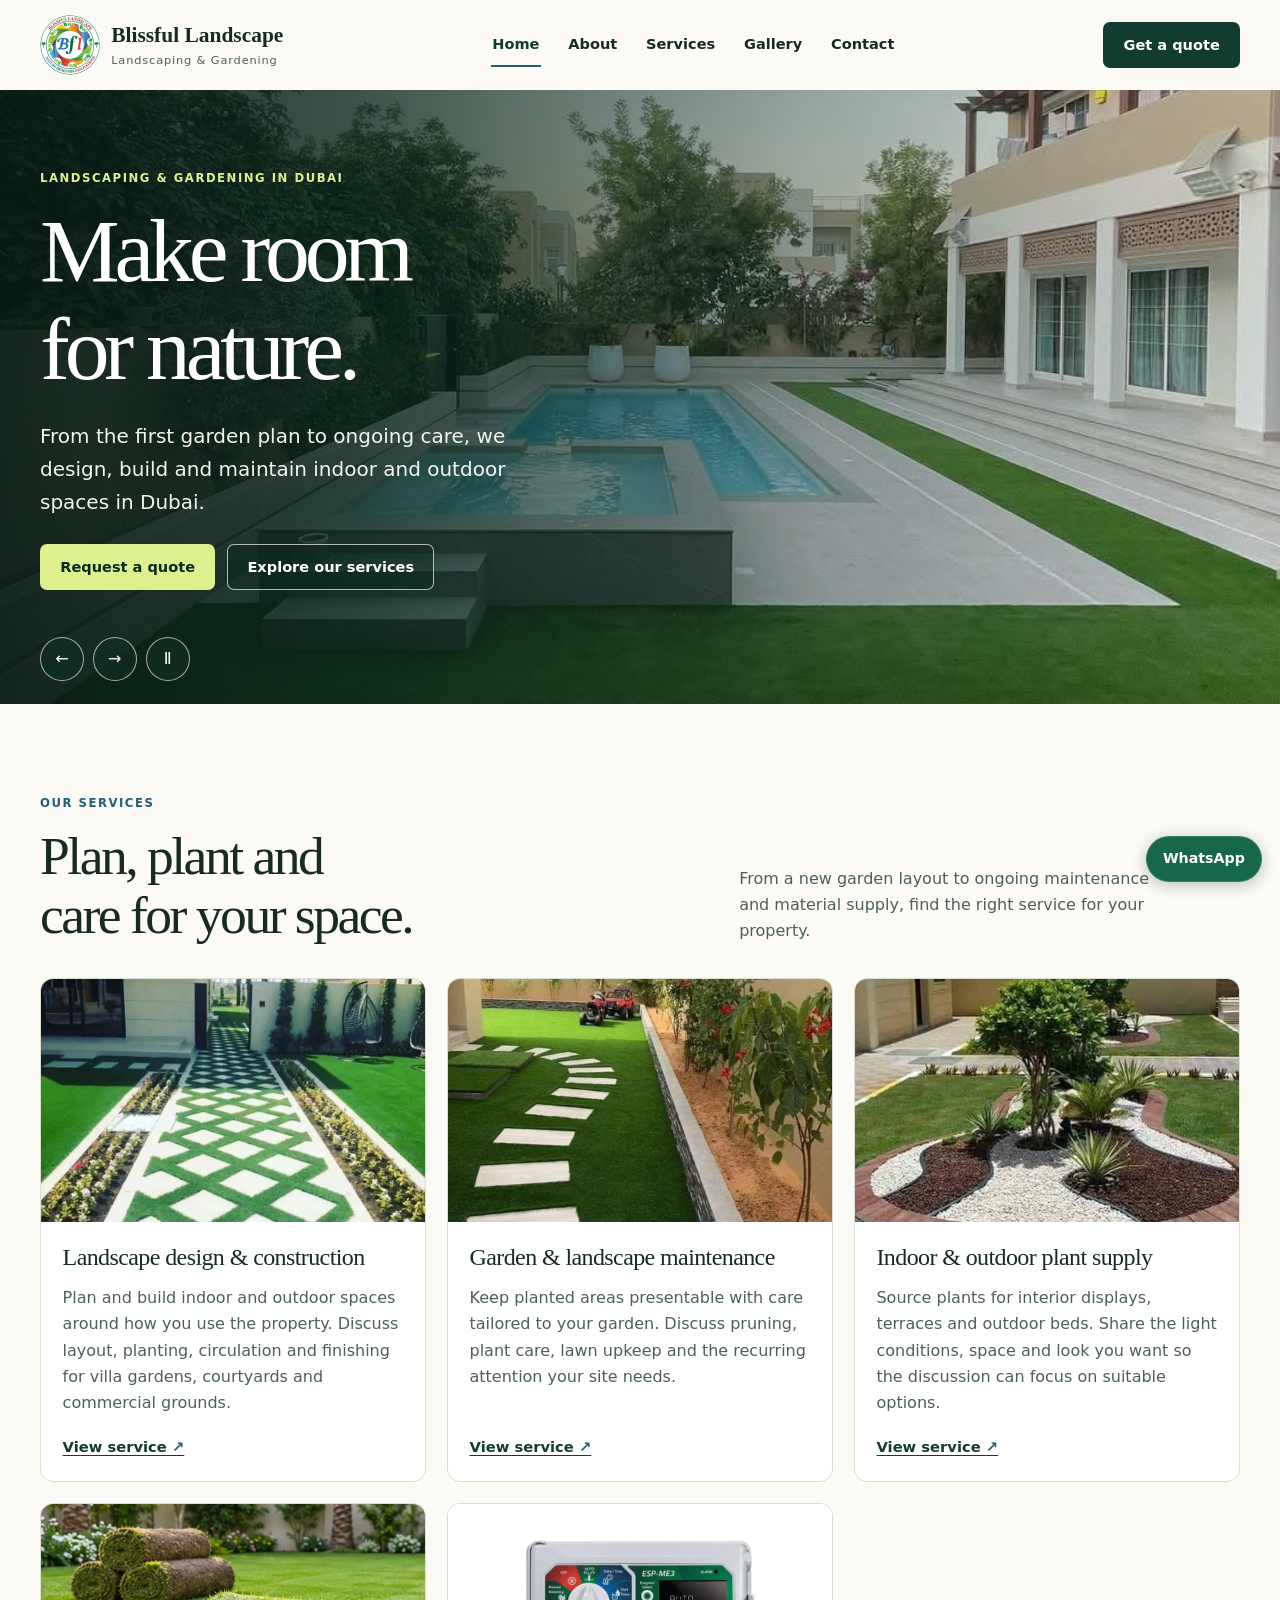
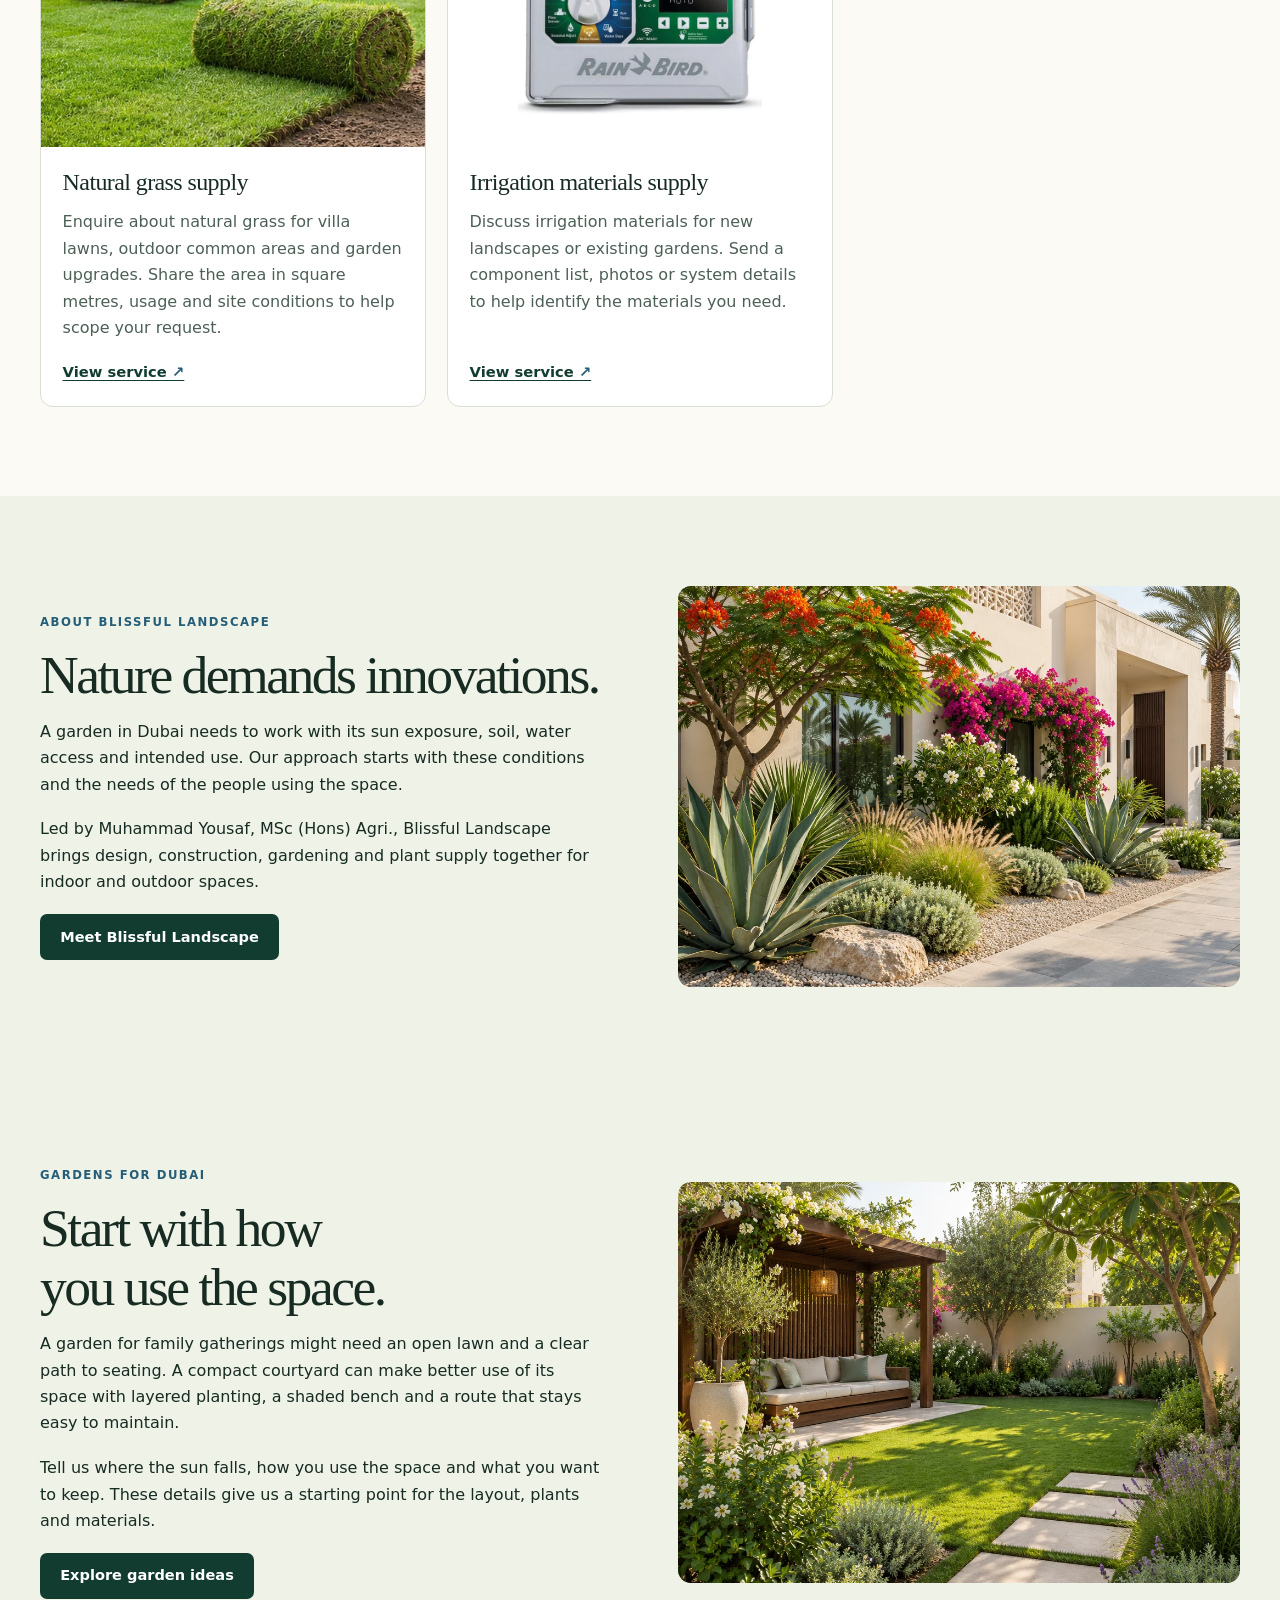
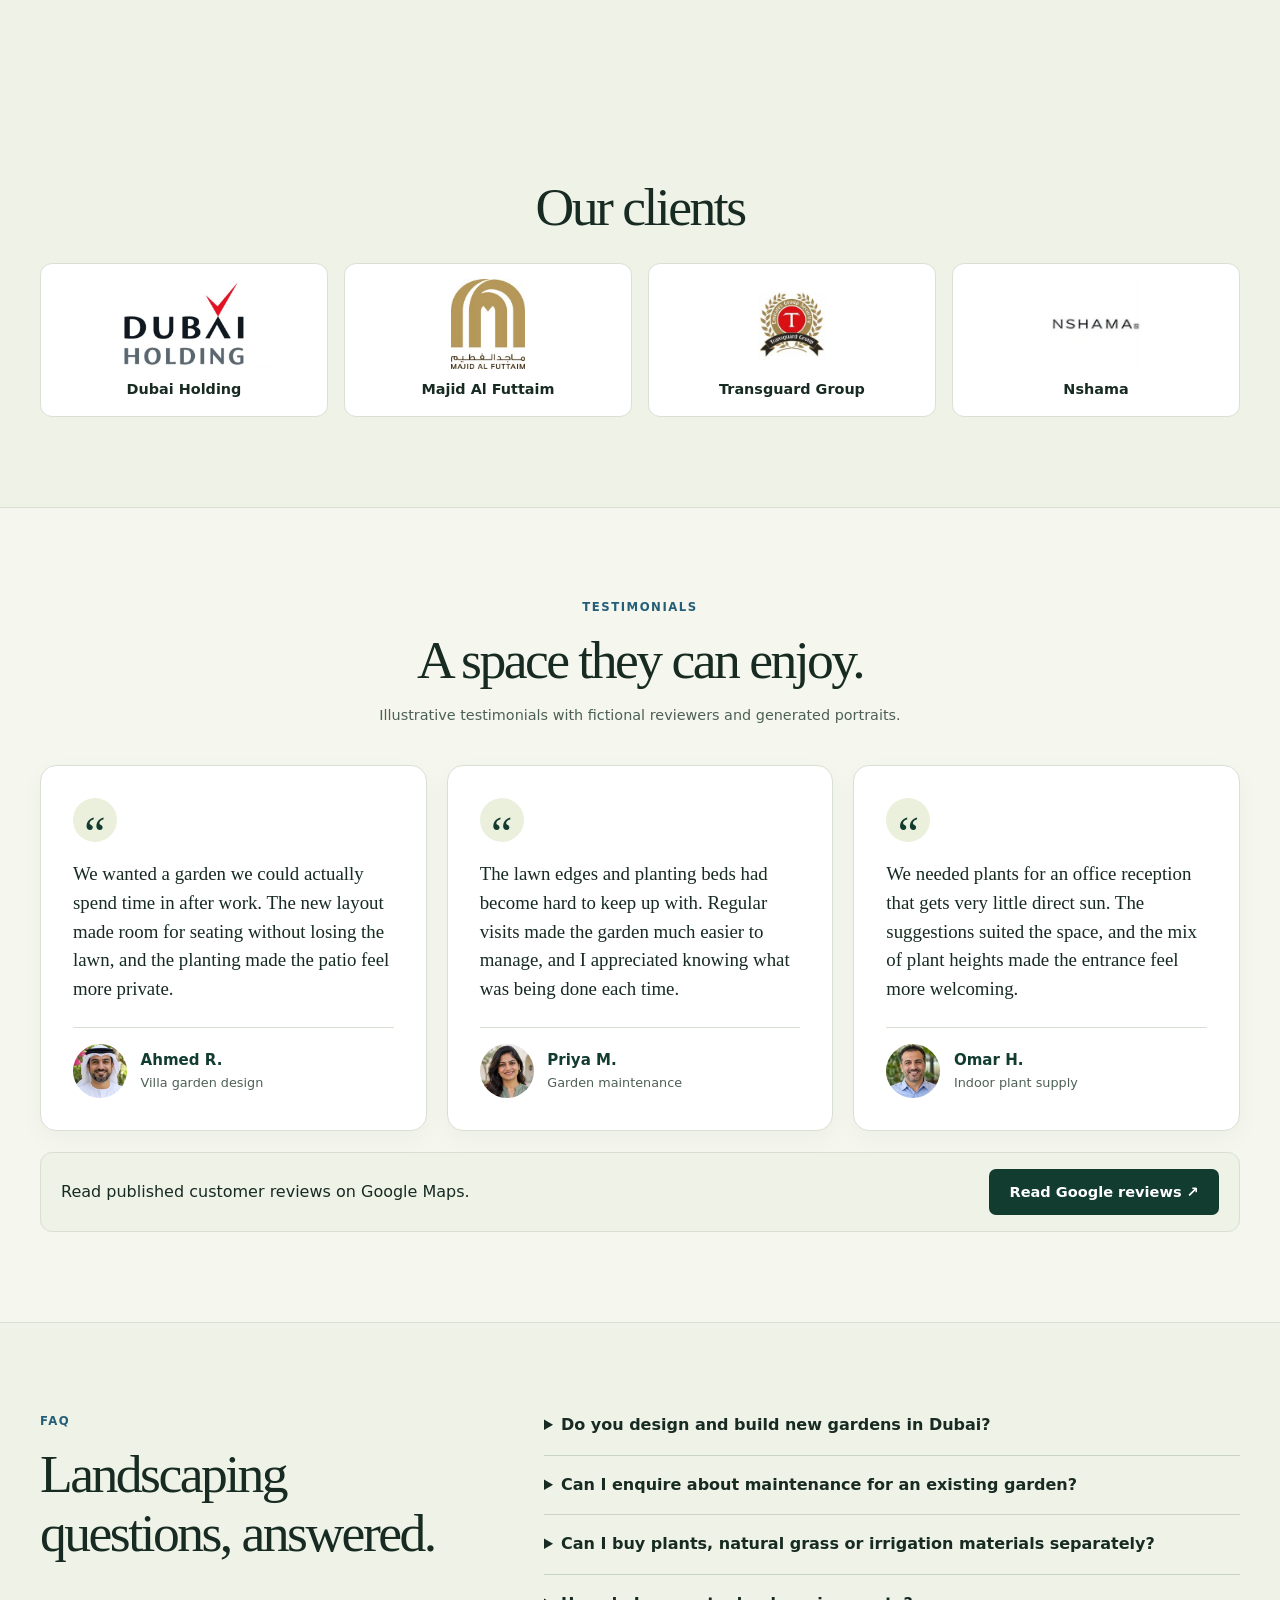
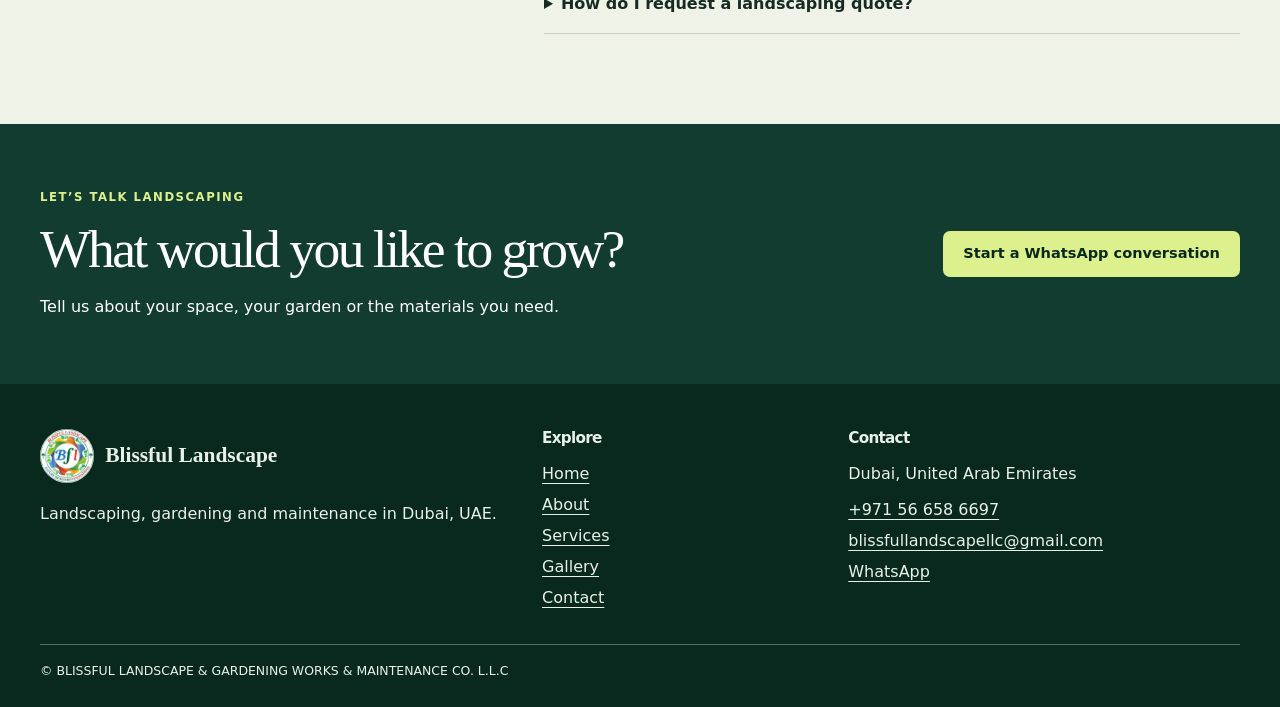
<file: index.html>
<!doctype html>
<html lang="en"><head><meta charset="utf-8"><meta name="viewport" content="width=device-width,initial-scale=1">
<title>Landscaping &amp; Garden Maintenance Dubai | Blissful Landscape</title><meta name="description" content="Blissful Landscape designs, builds and maintains indoor and outdoor spaces in Dubai. Enquire about landscaping, plants, natural grass and irrigation materials."><link rel="canonical" href="https://www.blissfullandscape.com/"><meta name="theme-color" content="#123c30">
<meta property="og:type" content="website"><meta property="og:title" content="Landscaping &amp; Garden Maintenance Dubai | Blissful Landscape"><meta property="og:description" content="Blissful Landscape designs, builds and maintains indoor and outdoor spaces in Dubai. Enquire about landscaping, plants, natural grass and irrigation materials."><meta property="og:url" content="https://www.blissfullandscape.com/"><meta property="og:image" content="https://www.blissfullandscape.com/assets/project-poolside.jpg"><meta name="twitter:card" content="summary_large_image">
<link rel="icon" href="assets/icon.png"><link rel="stylesheet" href="assets/style.css"><script defer src="assets/main.js"></script><script type="application/ld+json">{"@context": "https://schema.org", "@type": "LocalBusiness", "@id": "https://www.blissfullandscape.com/#business", "name": "BLISSFUL LANDSCAPE & GARDENING WORKS & MAINTENANCE CO. L.L.C", "alternateName": "Blissful Landscape", "url": "https://www.blissfullandscape.com/", "logo": "https://www.blissfullandscape.com/assets/logo.webp", "telephone": "+971566586697", "email": "blissfullandscapellc@gmail.com", "address": {"@type": "PostalAddress", "addressLocality": "Dubai", "addressCountry": "AE"}, "areaServed": {"@type": "City", "name": "Dubai"}, "hasOfferCatalog": {"@type": "OfferCatalog", "name": "Landscaping services and supply", "itemListElement": [{"@type": "Offer", "itemOffered": {"@type": "Service", "name": "Landscape design & construction", "url": "https://www.blissfullandscape.com/services.html#landscape"}}, {"@type": "Offer", "itemOffered": {"@type": "Service", "name": "Garden & landscape maintenance", "url": "https://www.blissfullandscape.com/services.html#maintenance"}}, {"@type": "Offer", "itemOffered": {"@type": "Service", "name": "Indoor & outdoor plant supply", "url": "https://www.blissfullandscape.com/services.html#plants"}}, {"@type": "Offer", "itemOffered": {"@type": "Service", "name": "Natural grass supply", "url": "https://www.blissfullandscape.com/services.html#grass"}}, {"@type": "Offer", "itemOffered": {"@type": "Service", "name": "Irrigation materials supply", "url": "https://www.blissfullandscape.com/services.html#irrigation"}}]}}</script></head>
<body><a class="skip" href="#main">Skip to content</a><header><div class="wrap header-inner"><a class="brand" href="index.html"><img src="assets/logo.webp" alt="" width="60" height="60"><span><strong>Blissful Landscape</strong><small>Landscaping &amp; Gardening</small></span></a><button type="button" class="menu" hidden aria-expanded="false" aria-controls="main-nav">Menu</button><nav id="main-nav" aria-label="Main navigation"><a href="index.html" aria-current="page">Home</a><a href="about.html">About</a><a href="services.html">Services</a><a href="gallery.html">Gallery</a><a href="contact.html">Contact</a></nav><a class="btn header-quote dark" href="contact.html">Get a quote</a></div></header>
<main id="main"><section class="hero" aria-label="Landscaping highlights" aria-roledescription="carousel"><article class="slide"><img src="assets/project-poolside.jpg" alt="Villa pool terrace with a landscaped lawn and planted border" class="project-poolside" loading="eager" decoding="async"><div class="wrap slide-copy"><p class="eyebrow">Landscaping & gardening in Dubai</p><h1>Make room for nature.</h1><p>From the first garden plan to ongoing care, we design, build and maintain indoor and outdoor spaces in Dubai.</p><div class="actions"><a class="btn " href="contact.html">Request a quote</a><a class="btn outline" href="services.html">Explore our services</a></div></div></article><article class="slide" hidden><img src="assets/project-curved-path.jpg" alt="Curved stepping-stone path with pebble edging through a villa lawn" class="project-curved-path" loading="lazy" decoding="async"><div class="wrap slide-copy"><p class="eyebrow">Garden design & planting</p><h2>A garden made for everyday living.</h2><p>Create an inviting courtyard, a greener entrance or a planted space where people can spend time.</p><div class="actions"><a class="btn " href="contact.html">Request a quote</a><a class="btn outline" href="services.html">Explore our services</a></div></div></article><article class="slide" hidden><img src="assets/commercial.webp" alt="Landscaped commercial courtyard at golden hour" loading="lazy" decoding="async"><div class="wrap slide-copy"><p class="eyebrow">Landscape maintenance</p><h2>Keep your landscape looking its best.</h2><p>Talk to us about garden care, plant supply and natural grass for your property.</p><div class="actions"><a class="btn " href="contact.html">Request a quote</a><a class="btn outline" href="services.html">Explore our services</a></div></div></article><div class="wrap carousel-controls" hidden><button type="button" data-slide="prev" aria-label="Previous slide">←</button><button type="button" data-slide="next" aria-label="Next slide">→</button><button type="button" data-slide="pause" aria-label="Pause slideshow">Ⅱ</button></div></section><section class="section wrap"><div class="section-head"><div><p class="eyebrow">OUR SERVICES</p><h2>Plan, plant and care for your space.</h2></div><p>From a new garden layout to ongoing maintenance and material supply, find the right service for your property.</p></div><div class="cards"><article class="card"><img src="assets/project-geometric-walkway.jpg" alt="Client project with geometric paving and landscaped villa borders" loading="lazy" decoding="async"><div><h3>Landscape design &amp; construction</h3><p>Plan and build indoor and outdoor spaces around how you use the property. Discuss layout, planting, circulation and finishing for villa gardens, courtyards and commercial grounds.</p><a class="arrow" href="services.html#landscape">View service <span aria-hidden="true">↗</span></a></div></article><article class="card"><img src="assets/project-stepping-stones.jpg" alt="Client garden with stepping stones and a maintained planting border" loading="lazy" decoding="async"><div><h3>Garden &amp; landscape maintenance</h3><p>Keep planted areas presentable with care tailored to your garden. Discuss pruning, plant care, lawn upkeep and the recurring attention your site needs.</p><a class="arrow" href="services.html#maintenance">View service <span aria-hidden="true">↗</span></a></div></article><article class="card"><img src="assets/project-gravel-beds.jpg" alt="Client garden with outdoor shrubs and ornamental plants in a gravel bed" loading="lazy" decoding="async"><div><h3>Indoor &amp; outdoor plant supply</h3><p>Source plants for interior displays, terraces and outdoor beds. Share the light conditions, space and look you want so the discussion can focus on suitable options.</p><a class="arrow" href="services.html#plants">View service <span aria-hidden="true">↗</span></a></div></article><article class="card"><img src="assets/grass.webp" alt="Rolls of natural turf beside a garden lawn" loading="lazy" decoding="async"><div><h3>Natural grass supply</h3><p>Enquire about natural grass for villa lawns, outdoor common areas and garden upgrades. Share the area in square metres, usage and site conditions to help scope your request.</p><a class="arrow" href="services.html#grass">View service <span aria-hidden="true">↗</span></a></div></article><article class="card"><img src="assets/rain-bird-esp-me3.jpg" alt="Client-supplied photo of a Rain Bird ESP-ME3 irrigation controller" class="product-photo" loading="lazy" decoding="async"><div><h3>Irrigation materials supply</h3><p>Discuss irrigation materials for new landscapes or existing gardens. Send a component list, photos or system details to help identify the materials you need.</p><a class="arrow" href="services.html#irrigation">View service <span aria-hidden="true">↗</span></a></div></article></div></section>
<section class="section band"><div class="wrap split editorial"><div><p class="eyebrow">ABOUT BLISSFUL LANDSCAPE</p><h2>Nature demands innovations.</h2><p>A garden in Dubai needs to work with its sun exposure, soil, water access and intended use. Our approach starts with these conditions and the needs of the people using the space.</p><p>Led by Muhammad Yousaf, MSc (Hons) Agri., Blissful Landscape brings design, construction, gardening and plant supply together for indoor and outdoor spaces.</p><a class="btn dark" href="about.html">Meet Blissful Landscape</a></div><img src="assets/home-villa-planting.webp" alt="Layered planting and ornamental gravel outside a contemporary villa" loading="lazy" decoding="async"></div></section>
<section class="section band"><div class="wrap split editorial">
    <div><p class="eyebrow">GARDENS FOR DUBAI</p><h2>Start with how you use the space.</h2><p>A garden for family gatherings might need an open lawn and a clear path to seating. A compact courtyard can make better use of its space with layered planting, a shaded bench and a route that stays easy to maintain.</p><p>Tell us where the sun falls, how you use the space and what you want to keep. These details give us a starting point for the layout, plants and materials.</p><a class="btn dark" href="gallery.html">Explore garden ideas</a></div><img src="assets/home-family-courtyard.webp" alt="Shaded bench and planted borders around a courtyard lawn" loading="lazy" decoding="async">
    </div></section><section class="section band" aria-labelledby="our-clients"><div class="wrap client-section"><h2 id="our-clients">Our clients</h2><ul class="client-grid"><li><div class="client-logo logo-dubai-holding"><img src="assets/client-dubai-holding.jpg" alt="" class="" loading="lazy" decoding="async"></div><span>Dubai Holding</span></li><li><div class="client-logo logo-majid-al-futtaim"><img src="assets/client-majid-al-futtaim.jpg" alt="" class="" loading="lazy" decoding="async"></div><span>Majid Al Futtaim</span></li><li><div class="client-logo logo-transguard"><img src="assets/client-transguard.jpg" alt="" class="" loading="lazy" decoding="async"></div><span>Transguard Group</span></li><li><div class="client-logo logo-nshama"><img src="assets/client-nshama.jpg" alt="" class="" loading="lazy" decoding="async"></div><span>Nshama</span></li></ul></div></section><section class="section testimonial-section" aria-labelledby="feedback-title">
<div class="wrap">
  <div class="testimonial-heading">
    <p class="eyebrow">TESTIMONIALS</p>
    <h2 id="feedback-title">A space they can enjoy.</h2>
    <p>Illustrative testimonials with fictional reviewers and generated portraits.</p>
  </div>
  <div class="testimonial-grid"><figure class="testimonial-card">
  <span class="testimonial-quote" aria-hidden="true">“</span>
  <blockquote><p>We wanted a garden we could actually spend time in after work. The new layout made room for seating without losing the lawn, and the planting made the patio feel more private.</p></blockquote>
  <figcaption>
    <img src="assets/reviewer-villa.webp" alt="" width="54" height="54" loading="lazy" decoding="async">
    <span><strong>Ahmed R.</strong><small>Villa garden design</small></span>
  </figcaption>
</figure><figure class="testimonial-card">
  <span class="testimonial-quote" aria-hidden="true">“</span>
  <blockquote><p>The lawn edges and planting beds had become hard to keep up with. Regular visits made the garden much easier to manage, and I appreciated knowing what was being done each time.</p></blockquote>
  <figcaption>
    <img src="assets/reviewer-care.webp" alt="" width="54" height="54" loading="lazy" decoding="async">
    <span><strong>Priya M.</strong><small>Garden maintenance</small></span>
  </figcaption>
</figure><figure class="testimonial-card">
  <span class="testimonial-quote" aria-hidden="true">“</span>
  <blockquote><p>We needed plants for an office reception that gets very little direct sun. The suggestions suited the space, and the mix of plant heights made the entrance feel more welcoming.</p></blockquote>
  <figcaption>
    <img src="assets/reviewer-office.webp" alt="" width="54" height="54" loading="lazy" decoding="async">
    <span><strong>Omar H.</strong><small>Indoor plant supply</small></span>
  </figcaption>
</figure></div>
  <div class="testimonial-source"><p>Read published customer reviews on Google Maps.</p><a class="btn dark" href="https://www.google.com/maps?cid=11761759512298063301&amp;gl=AE&amp;hl=en">Read Google reviews ↗</a></div>
</div>
</section>
<section class="section band"><div class="wrap faq"><div><p class="eyebrow">FAQ</p><h2>Landscaping questions, answered.</h2></div><div><details><summary>Do you design and build new gardens in Dubai?</summary><p>Yes. Blissful Landscape works on indoor and outdoor spaces, from layout and planting discussions through landscape construction. Send photos and approximate dimensions for an initial conversation.</p></details><details><summary>Can I enquire about maintenance for an existing garden?</summary><p>Yes. Share the location, approximate size and any concerns such as overgrowth, patchy lawn or plants that need attention. We can discuss a suitable maintenance scope.</p></details><details><summary>Can I buy plants, natural grass or irrigation materials separately?</summary><p>Yes. The company supplies indoor and outdoor plants, natural grass and irrigation materials. Include quantities, sizes or a material list where possible.</p></details><details><summary>How do I request a landscaping quote?</summary><p>Use the contact form to send an enquiry on WhatsApp, or email us with the Dubai location, photos, dimensions and the work you have in mind. Pricing depends on the agreed scope and site requirements.</p></details></div></div></section></main><section class="closing"><div class="wrap closing-inner"><div><p class="eyebrow">LET’S TALK LANDSCAPING</p><h2>What would you like to grow?</h2><p>Tell us about your space, your garden or the materials you need.</p></div><a class="btn " href="https://wa.me/971566586697?text=Hello%20Blissful%20Landscape%2C%20I%20would%20like%20to%20discuss%20a%20landscaping%20enquiry.">Start a WhatsApp conversation</a></div></section>
<footer><div class="wrap footer-grid"><div><a class="brand footer-brand" href="index.html"><img src="assets/logo.webp" alt="" width="54" height="54"><strong>Blissful Landscape</strong></a><p>Landscaping, gardening and maintenance in Dubai, UAE.</p></div><div><h2>Explore</h2><nav aria-label="Footer"><a href="index.html">Home</a><a href="about.html">About</a><a href="services.html">Services</a><a href="gallery.html">Gallery</a><a href="contact.html">Contact</a></nav></div><div><h2>Contact</h2><p>Dubai, United Arab Emirates</p><a class="call" href="tel:+971566586697">+971 56 658 6697</a><a href="mailto:blissfullandscapellc@gmail.com">blissfullandscapellc@gmail.com</a><a href="https://wa.me/971566586697?text=Hello%20Blissful%20Landscape%2C%20I%20would%20like%20to%20discuss%20a%20landscaping%20enquiry.">WhatsApp</a></div></div><div class="wrap copyright">© BLISSFUL LANDSCAPE &amp; GARDENING WORKS &amp; MAINTENANCE CO. L.L.C</div></footer>
<aside class="quick" aria-label="Quick contact"><a class="quick-call call" href="tel:+971566586697" aria-label="Call Blissful Landscape"><svg class="quick-icon" viewBox="0 0 24 24" fill="none" stroke="currentColor" stroke-width="1.7" stroke-linecap="round" stroke-linejoin="round" aria-hidden="true" focusable="false"><path d="m8.5 3.5 2.5 4.4-2.4 2a15.2 15.2 0 0 0 5.4 5.4l2-2.4 4.5 2.5v2a3 3 0 0 1-3.5 3C9.9 19.5 4.5 14.1 3.5 7a3 3 0 0 1 3-3.5z"/></svg></a><a href="https://wa.me/971566586697?text=Hello%20Blissful%20Landscape%2C%20I%20would%20like%20to%20discuss%20a%20landscaping%20enquiry." aria-label="WhatsApp Blissful Landscape"><svg class="quick-icon" viewBox="0 0 24 24" fill="none" stroke="currentColor" stroke-width="1.7" stroke-linecap="round" stroke-linejoin="round" aria-hidden="true" focusable="false"><path d="M20.5 12a8.5 8.5 0 0 1-12.6 7.4L4 20.5l1-3.9A8.5 8.5 0 1 1 20.5 12Z"/><path d="m9.6 8 1.2 2.4-1 .9a6.3 6.3 0 0 0 2.9 2.9l.9-1 2.4 1.2v.6c0 .8-.6 1.3-1.4 1.2-3.7-.4-6.4-3.1-6.8-6.8-.1-.8.4-1.4 1.2-1.4Z" fill="currentColor" stroke="none"/></svg><span class="quick-text">WhatsApp</span></a></aside></body></html>
</file>
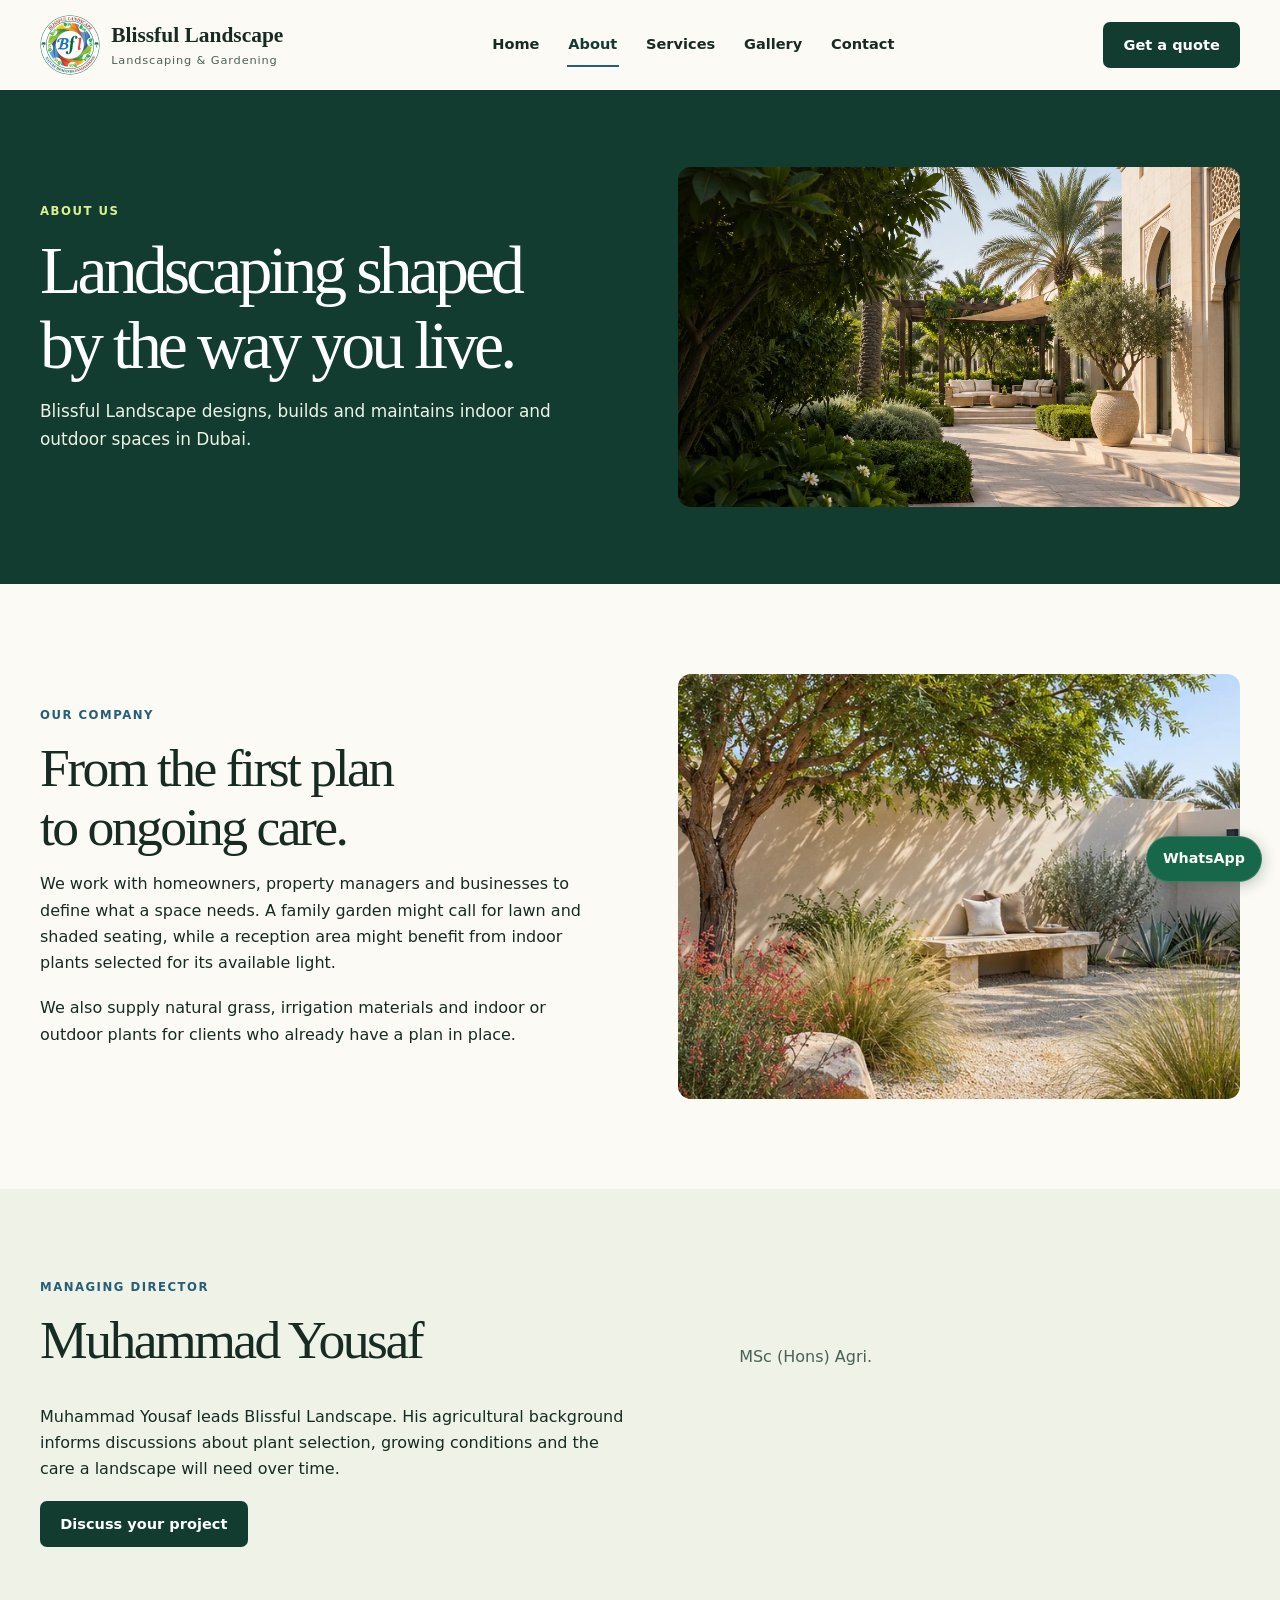
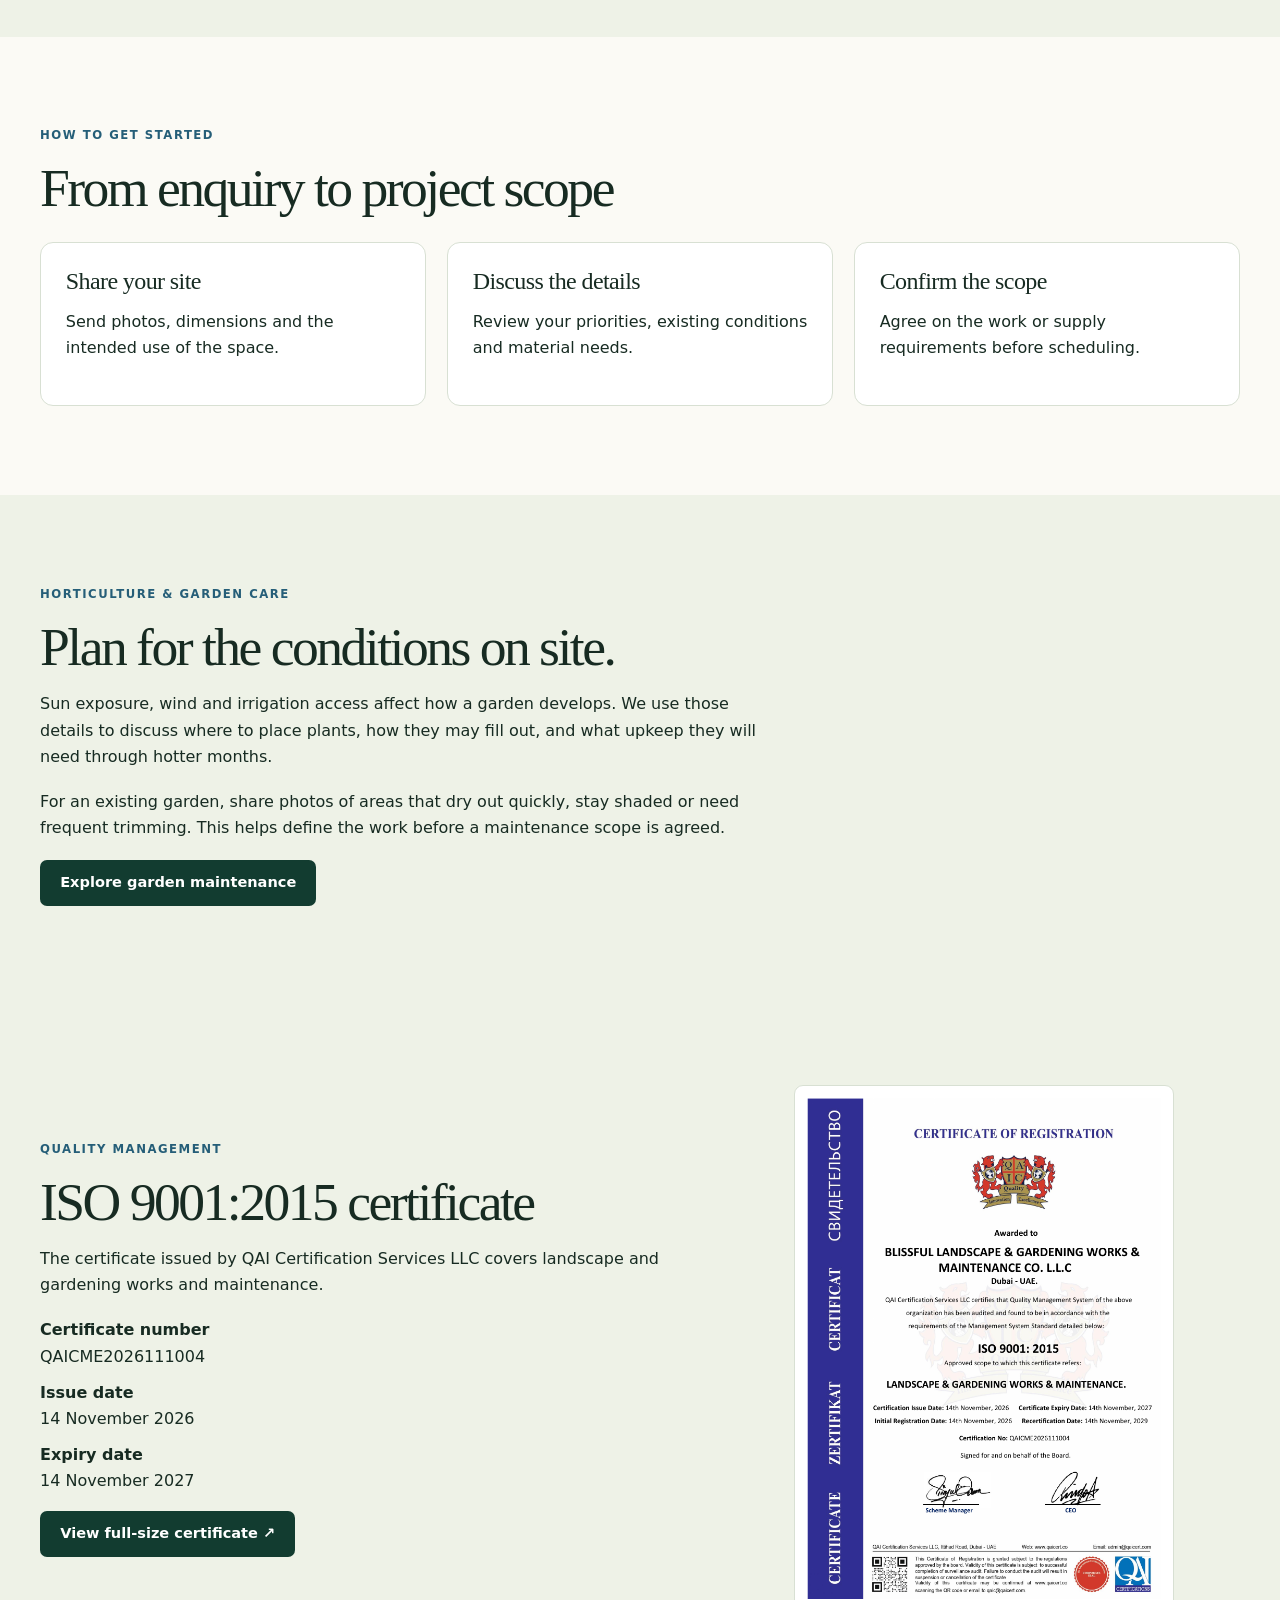
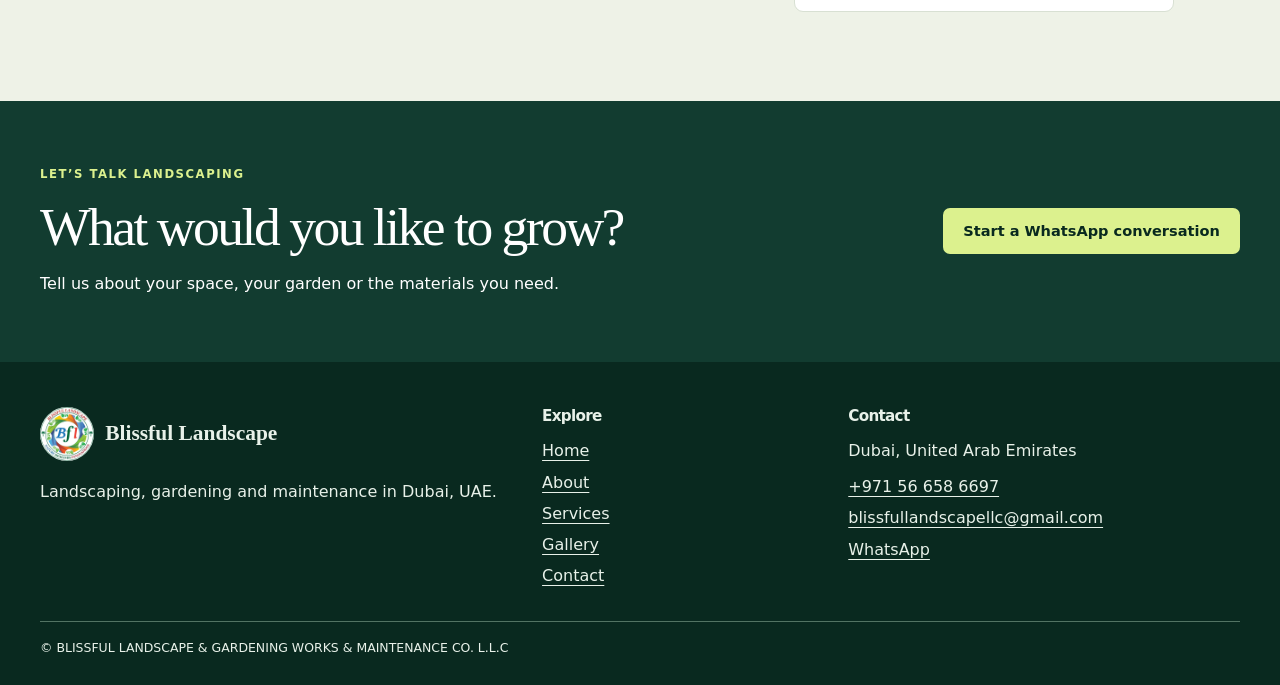
<file: about.html>
<!doctype html>
<html lang="en"><head><meta charset="utf-8"><meta name="viewport" content="width=device-width,initial-scale=1">
<title>About Blissful Landscape Dubai | Blissful Landscape</title><meta name="description" content="Meet Blissful Landscape and Muhammad Yousaf, MSc (Hons) Agri. Learn about our approach to garden design, construction and maintenance in Dubai."><link rel="canonical" href="https://www.blissfullandscape.com/about.html"><meta name="theme-color" content="#123c30">
<meta property="og:type" content="website"><meta property="og:title" content="About Blissful Landscape Dubai | Blissful Landscape"><meta property="og:description" content="Meet Blissful Landscape and Muhammad Yousaf, MSc (Hons) Agri. Learn about our approach to garden design, construction and maintenance in Dubai."><meta property="og:url" content="https://www.blissfullandscape.com/about.html"><meta property="og:image" content="https://www.blissfullandscape.com/assets/courtyard.webp"><meta name="twitter:card" content="summary_large_image">
<link rel="icon" href="assets/icon.png"><link rel="stylesheet" href="assets/style.css"><script defer src="assets/main.js"></script><script type="application/ld+json">{"@context": "https://schema.org", "@type": "BreadcrumbList", "itemListElement": [{"@type": "ListItem", "position": 1, "name": "Home", "item": "https://www.blissfullandscape.com/"}, {"@type": "ListItem", "position": 2, "name": "About", "item": "https://www.blissfullandscape.com/about.html"}]}</script></head>
<body><a class="skip" href="#main">Skip to content</a><header><div class="wrap header-inner"><a class="brand" href="index.html"><img src="assets/logo.webp" alt="" width="60" height="60"><span><strong>Blissful Landscape</strong><small>Landscaping &amp; Gardening</small></span></a><button type="button" class="menu" hidden aria-expanded="false" aria-controls="main-nav">Menu</button><nav id="main-nav" aria-label="Main navigation"><a href="index.html">Home</a><a href="about.html" aria-current="page">About</a><a href="services.html">Services</a><a href="gallery.html">Gallery</a><a href="contact.html">Contact</a></nav><a class="btn header-quote dark" href="contact.html">Get a quote</a></div></header>
<main id="main"><section class="inner-hero"><div class="wrap inner-grid"><div><p class="eyebrow">ABOUT US</p><h1>Landscaping shaped by the way you live.</h1><p>Blissful Landscape designs, builds and maintains indoor and outdoor spaces in Dubai.</p></div><img src="assets/courtyard.webp" alt="Layered planting along a garden path" class="" loading="eager" decoding="async"></div></section>
<section class="section wrap split"><div><p class="eyebrow">OUR COMPANY</p><h2>From the first plan to ongoing care.</h2><p>We work with homeowners, property managers and businesses to define what a space needs. A family garden might call for lawn and shaded seating, while a reception area might benefit from indoor plants selected for its available light.</p><p>We also supply natural grass, irrigation materials and indoor or outdoor plants for clients who already have a plan in place.</p></div><img src="assets/quiet-courtyard.webp" alt="Shaded bench beside ornamental grasses in a courtyard" class="" loading="lazy" decoding="async"></section>
<section class="section band"><div class="wrap"><div class="section-head"><div><p class="eyebrow">MANAGING DIRECTOR</p><h2>Muhammad Yousaf</h2></div><p>MSc (Hons) Agri.</p></div><p class="measure">Muhammad Yousaf leads Blissful Landscape. His agricultural background informs discussions about plant selection, growing conditions and the care a landscape will need over time.</p><a class="btn dark" href="contact.html">Discuss your project</a></div></section>
<section class="section wrap"><p class="eyebrow">HOW TO GET STARTED</p><h2>From enquiry to project scope</h2><div class="quotes"><article><h3>Share your site</h3><p>Send photos, dimensions and the intended use of the space.</p></article><article><h3>Discuss the details</h3><p>Review your priorities, existing conditions and material needs.</p></article><article><h3>Confirm the scope</h3><p>Agree on the work or supply requirements before scheduling.</p></article></div></section><section class="section band"><div class="wrap contact-checklist">
    <div><p class="eyebrow">HORTICULTURE & GARDEN CARE</p><h2>Plan for the conditions on site.</h2><p>Sun exposure, wind and irrigation access affect how a garden develops. We use those details to discuss where to place plants, how they may fill out, and what upkeep they will need through hotter months.</p><p>For an existing garden, share photos of areas that dry out quickly, stay shaded or need frequent trimming. This helps define the work before a maintenance scope is agreed.</p><a class="btn dark" href="services.html#maintenance">Explore garden maintenance</a></div>
    </div></section><section class="section band" aria-labelledby="quality-certificate"><div class="wrap certificate-grid">
<div><p class="eyebrow">QUALITY MANAGEMENT</p><h2 id="quality-certificate">ISO 9001:2015 certificate</h2>
<p>The certificate issued by QAI Certification Services LLC covers landscape and gardening works and maintenance.</p>
<dl><dt>Certificate number</dt><dd>QAICME2026111004</dd><dt>Issue date</dt><dd>14 November 2026</dd><dt>Expiry date</dt><dd>14 November 2027</dd></dl>
<a class="btn dark" href="assets/iso-9001-2015-certificate.png">View full-size certificate ↗</a></div>
<a class="certificate-preview" href="assets/iso-9001-2015-certificate.png"><img src="assets/iso-9001-2015-preview.png" loading="lazy" decoding="async" alt="Open the full Blissful Landscape ISO 9001:2015 certificate"></a>
</div></section></main><section class="closing"><div class="wrap closing-inner"><div><p class="eyebrow">LET’S TALK LANDSCAPING</p><h2>What would you like to grow?</h2><p>Tell us about your space, your garden or the materials you need.</p></div><a class="btn " href="https://wa.me/971566586697?text=Hello%20Blissful%20Landscape%2C%20I%20would%20like%20to%20discuss%20a%20landscaping%20enquiry.">Start a WhatsApp conversation</a></div></section>
<footer><div class="wrap footer-grid"><div><a class="brand footer-brand" href="index.html"><img src="assets/logo.webp" alt="" width="54" height="54"><strong>Blissful Landscape</strong></a><p>Landscaping, gardening and maintenance in Dubai, UAE.</p></div><div><h2>Explore</h2><nav aria-label="Footer"><a href="index.html">Home</a><a href="about.html">About</a><a href="services.html">Services</a><a href="gallery.html">Gallery</a><a href="contact.html">Contact</a></nav></div><div><h2>Contact</h2><p>Dubai, United Arab Emirates</p><a class="call" href="tel:+971566586697">+971 56 658 6697</a><a href="mailto:blissfullandscapellc@gmail.com">blissfullandscapellc@gmail.com</a><a href="https://wa.me/971566586697?text=Hello%20Blissful%20Landscape%2C%20I%20would%20like%20to%20discuss%20a%20landscaping%20enquiry.">WhatsApp</a></div></div><div class="wrap copyright">© BLISSFUL LANDSCAPE &amp; GARDENING WORKS &amp; MAINTENANCE CO. L.L.C</div></footer>
<aside class="quick" aria-label="Quick contact"><a class="quick-call call" href="tel:+971566586697" aria-label="Call Blissful Landscape"><svg class="quick-icon" viewBox="0 0 24 24" fill="none" stroke="currentColor" stroke-width="1.7" stroke-linecap="round" stroke-linejoin="round" aria-hidden="true" focusable="false"><path d="m8.5 3.5 2.5 4.4-2.4 2a15.2 15.2 0 0 0 5.4 5.4l2-2.4 4.5 2.5v2a3 3 0 0 1-3.5 3C9.9 19.5 4.5 14.1 3.5 7a3 3 0 0 1 3-3.5z"/></svg></a><a href="https://wa.me/971566586697?text=Hello%20Blissful%20Landscape%2C%20I%20would%20like%20to%20discuss%20a%20landscaping%20enquiry." aria-label="WhatsApp Blissful Landscape"><svg class="quick-icon" viewBox="0 0 24 24" fill="none" stroke="currentColor" stroke-width="1.7" stroke-linecap="round" stroke-linejoin="round" aria-hidden="true" focusable="false"><path d="M20.5 12a8.5 8.5 0 0 1-12.6 7.4L4 20.5l1-3.9A8.5 8.5 0 1 1 20.5 12Z"/><path d="m9.6 8 1.2 2.4-1 .9a6.3 6.3 0 0 0 2.9 2.9l.9-1 2.4 1.2v.6c0 .8-.6 1.3-1.4 1.2-3.7-.4-6.4-3.1-6.8-6.8-.1-.8.4-1.4 1.2-1.4Z" fill="currentColor" stroke="none"/></svg><span class="quick-text">WhatsApp</span></a></aside></body></html>
</file>
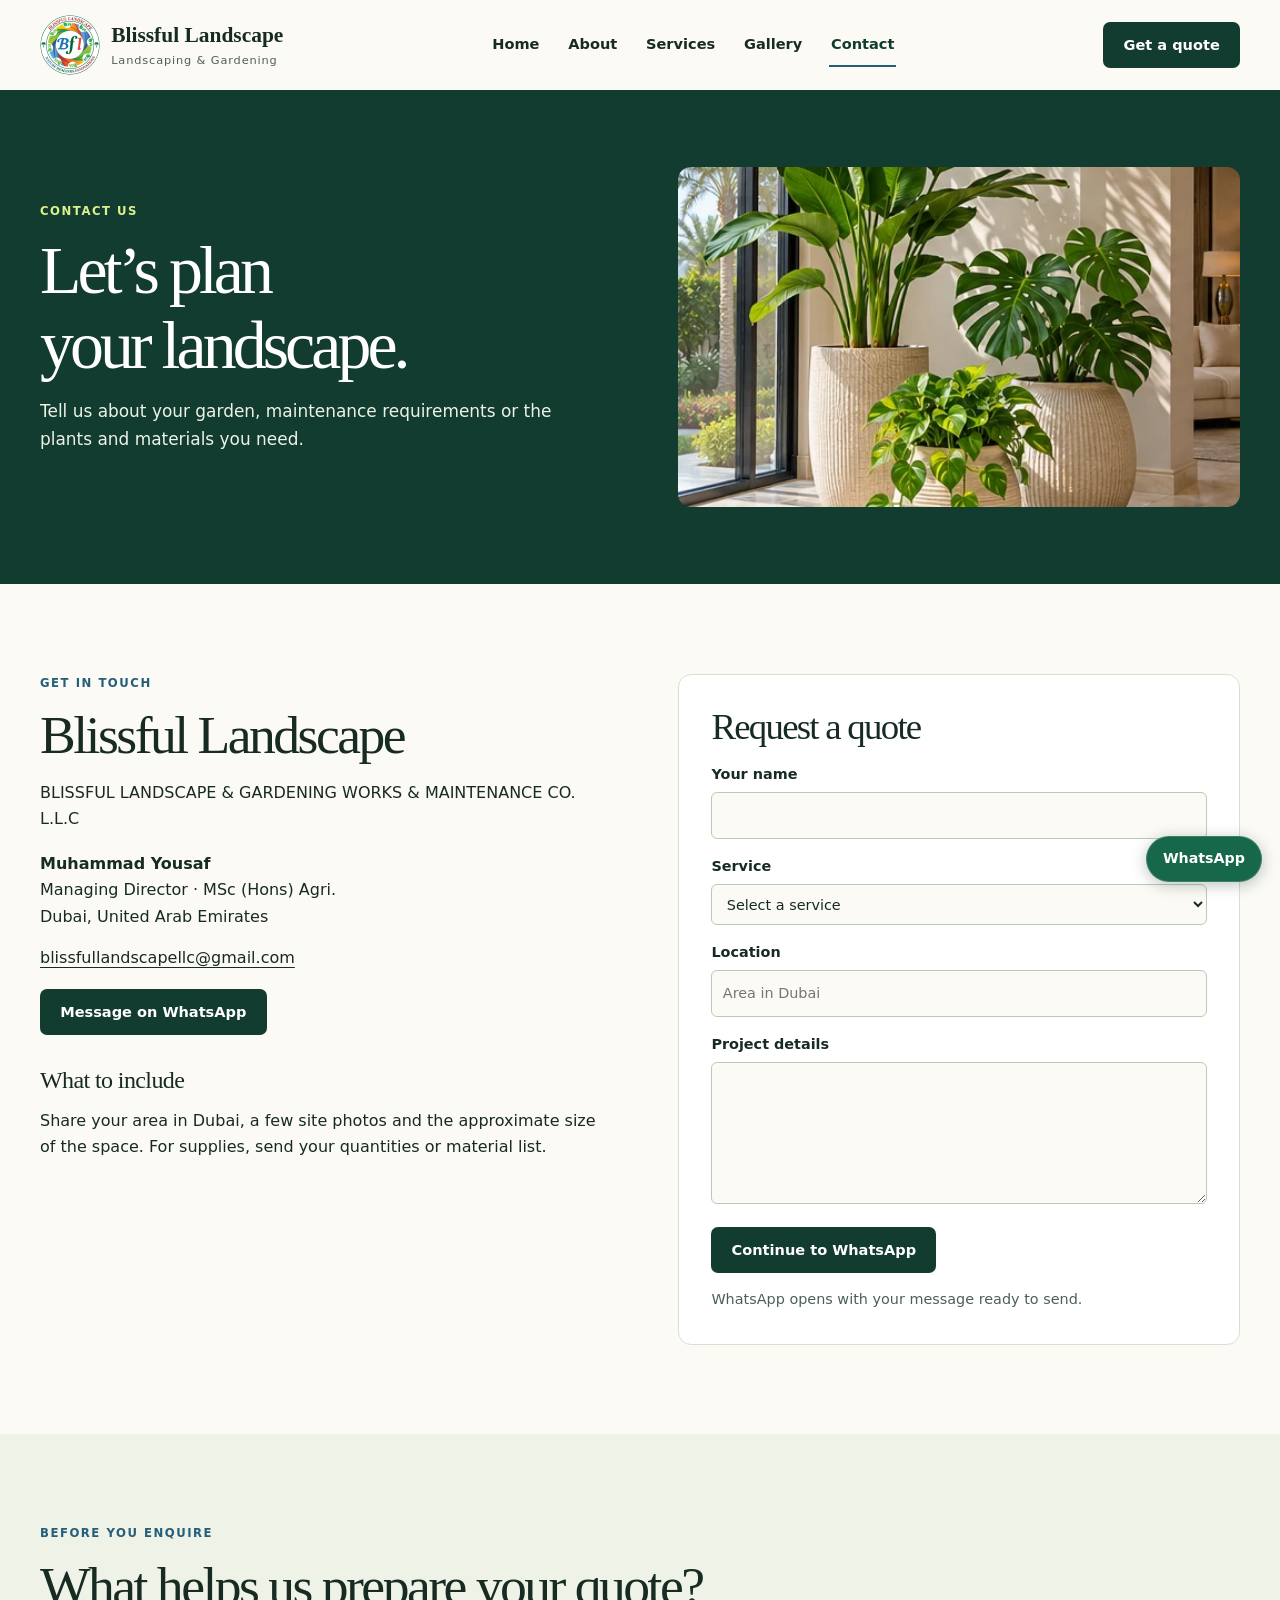
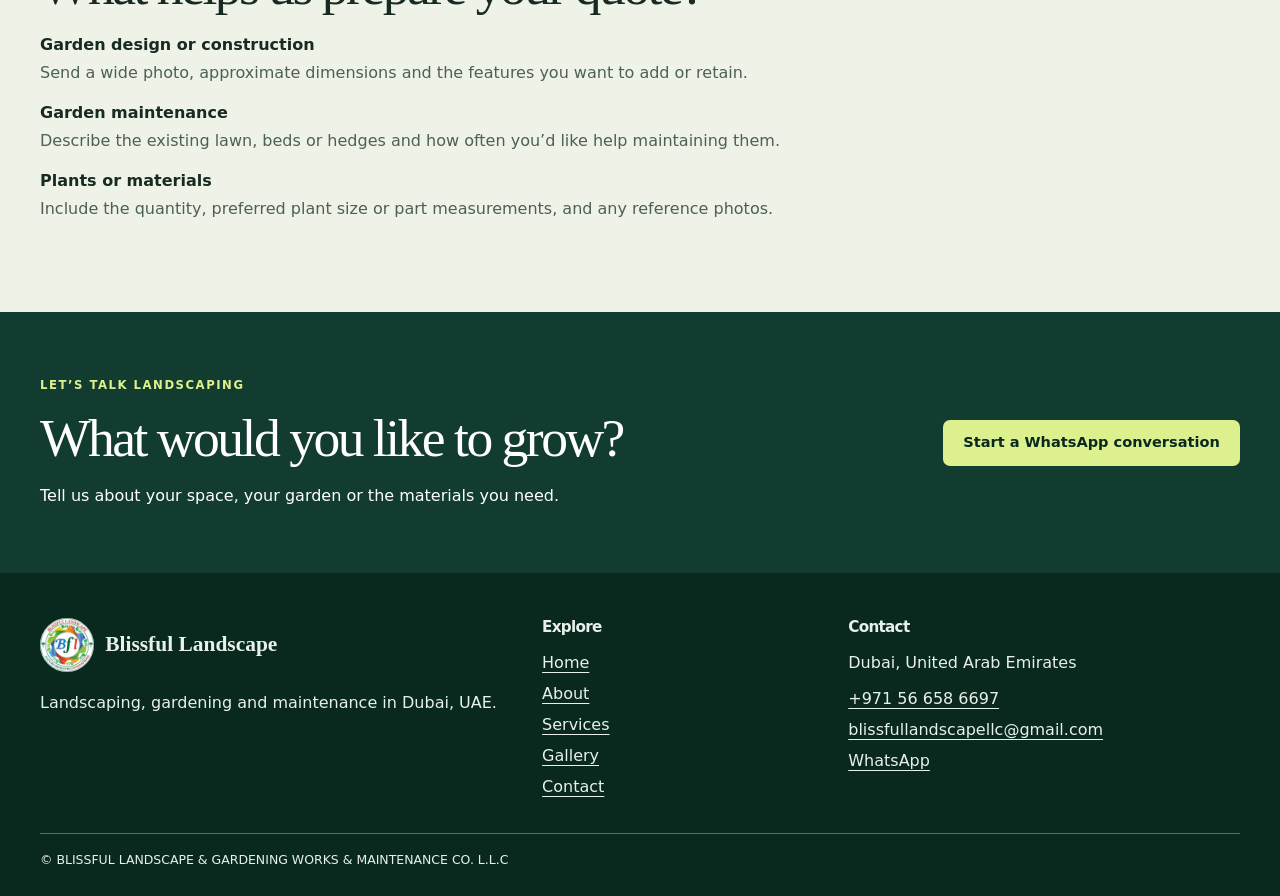
<file: contact.html>
<!doctype html>
<html lang="en"><head><meta charset="utf-8"><meta name="viewport" content="width=device-width,initial-scale=1">
<title>Request a Landscaping Quote in Dubai | Blissful Landscape</title><meta name="description" content="Contact Blissful Landscape in Dubai on WhatsApp or email for garden design, landscape maintenance, plants, natural grass or irrigation materials."><link rel="canonical" href="https://www.blissfullandscape.com/contact.html"><meta name="theme-color" content="#123c30">
<meta property="og:type" content="website"><meta property="og:title" content="Request a Landscaping Quote in Dubai | Blissful Landscape"><meta property="og:description" content="Contact Blissful Landscape in Dubai on WhatsApp or email for garden design, landscape maintenance, plants, natural grass or irrigation materials."><meta property="og:url" content="https://www.blissfullandscape.com/contact.html"><meta property="og:image" content="https://www.blissfullandscape.com/assets/plants.webp"><meta name="twitter:card" content="summary_large_image">
<link rel="icon" href="assets/icon.png"><link rel="stylesheet" href="assets/style.css"><script defer src="assets/main.js"></script><script type="application/ld+json">{"@context": "https://schema.org", "@type": "BreadcrumbList", "itemListElement": [{"@type": "ListItem", "position": 1, "name": "Home", "item": "https://www.blissfullandscape.com/"}, {"@type": "ListItem", "position": 2, "name": "Contact", "item": "https://www.blissfullandscape.com/contact.html"}]}</script></head>
<body><a class="skip" href="#main">Skip to content</a><header><div class="wrap header-inner"><a class="brand" href="index.html"><img src="assets/logo.webp" alt="" width="60" height="60"><span><strong>Blissful Landscape</strong><small>Landscaping &amp; Gardening</small></span></a><button type="button" class="menu" hidden aria-expanded="false" aria-controls="main-nav">Menu</button><nav id="main-nav" aria-label="Main navigation"><a href="index.html">Home</a><a href="about.html">About</a><a href="services.html">Services</a><a href="gallery.html">Gallery</a><a href="contact.html" aria-current="page">Contact</a></nav><a class="btn header-quote dark" href="contact.html">Get a quote</a></div></header>
<main id="main"><section class="inner-hero"><div class="wrap inner-grid"><div><p class="eyebrow">CONTACT US</p><h1>Let’s plan your landscape.</h1><p>Tell us about your garden, maintenance requirements or the plants and materials you need.</p></div><img src="assets/plants.webp" alt="Contemporary interior with large potted plants" loading="eager" decoding="async"></div></section><section class="section wrap contact-grid"><div><p class="eyebrow">GET IN TOUCH</p><h2>Blissful Landscape</h2><p>BLISSFUL LANDSCAPE &amp; GARDENING WORKS &amp; MAINTENANCE CO. L.L.C</p><address><strong>Muhammad Yousaf</strong><br>Managing Director · MSc (Hons) Agri.<br>Dubai, United Arab Emirates</address><p><a href="mailto:blissfullandscapellc@gmail.com">blissfullandscapellc@gmail.com</a></p><p class="call"><a href="tel:+971566586697">Call +971 56 658 6697</a></p><a class="btn dark" href="https://wa.me/971566586697?text=Hello%20Blissful%20Landscape%2C%20I%20would%20like%20to%20discuss%20a%20landscaping%20enquiry.">Message on WhatsApp</a><h3>What to include</h3><p>Share your area in Dubai, a few site photos and the approximate size of the space. For supplies, send your quantities or material list.</p></div><div class="form-panel"><h2>Request a quote</h2><form id="enquiry" hidden action="https://wa.me/971566586697" method="get"><label>Your name<input name="name" autocomplete="name" maxlength="100" required></label><label>Service<select name="service" required><option value="">Select a service</option><option>Landscape design &amp; construction</option><option>Garden &amp; landscape maintenance</option><option>Indoor &amp; outdoor plant supply</option><option>Natural grass supply</option><option>Irrigation materials supply</option><option>Other enquiry</option></select></label><label>Location<input name="location" maxlength="150" placeholder="Area in Dubai" required></label><label>Project details<textarea name="details" rows="5" maxlength="1000" required></textarea></label><button class="btn dark" type="submit">Continue to WhatsApp</button><p class="muted">WhatsApp opens with your message ready to send.</p></form><noscript><p>Use the WhatsApp link to send your enquiry directly.</p></noscript></div></section><section class="section band"><div class="wrap contact-checklist">
    <div><p class="eyebrow">BEFORE YOU ENQUIRE</p><h2>What helps us prepare your quote?</h2><dl class="quote-guide"><dt>Garden design or construction</dt><dd>Send a wide photo, approximate dimensions and the features you want to add or retain.</dd>
<dt>Garden maintenance</dt><dd>Describe the existing lawn, beds or hedges and how often you’d like help maintaining them.</dd>
<dt>Plants or materials</dt><dd>Include the quantity, preferred plant size or part measurements, and any reference photos.</dd></dl></div>
    </div></section></main><section class="closing"><div class="wrap closing-inner"><div><p class="eyebrow">LET’S TALK LANDSCAPING</p><h2>What would you like to grow?</h2><p>Tell us about your space, your garden or the materials you need.</p></div><a class="btn " href="https://wa.me/971566586697?text=Hello%20Blissful%20Landscape%2C%20I%20would%20like%20to%20discuss%20a%20landscaping%20enquiry.">Start a WhatsApp conversation</a></div></section>
<footer><div class="wrap footer-grid"><div><a class="brand footer-brand" href="index.html"><img src="assets/logo.webp" alt="" width="54" height="54"><strong>Blissful Landscape</strong></a><p>Landscaping, gardening and maintenance in Dubai, UAE.</p></div><div><h2>Explore</h2><nav aria-label="Footer"><a href="index.html">Home</a><a href="about.html">About</a><a href="services.html">Services</a><a href="gallery.html">Gallery</a><a href="contact.html">Contact</a></nav></div><div><h2>Contact</h2><p>Dubai, United Arab Emirates</p><a class="call" href="tel:+971566586697">+971 56 658 6697</a><a href="mailto:blissfullandscapellc@gmail.com">blissfullandscapellc@gmail.com</a><a href="https://wa.me/971566586697?text=Hello%20Blissful%20Landscape%2C%20I%20would%20like%20to%20discuss%20a%20landscaping%20enquiry.">WhatsApp</a></div></div><div class="wrap copyright">© BLISSFUL LANDSCAPE &amp; GARDENING WORKS &amp; MAINTENANCE CO. L.L.C</div></footer>
<aside class="quick" aria-label="Quick contact"><a class="quick-call call" href="tel:+971566586697" aria-label="Call Blissful Landscape"><svg class="quick-icon" viewBox="0 0 24 24" fill="none" stroke="currentColor" stroke-width="1.7" stroke-linecap="round" stroke-linejoin="round" aria-hidden="true" focusable="false"><path d="m8.5 3.5 2.5 4.4-2.4 2a15.2 15.2 0 0 0 5.4 5.4l2-2.4 4.5 2.5v2a3 3 0 0 1-3.5 3C9.9 19.5 4.5 14.1 3.5 7a3 3 0 0 1 3-3.5z"/></svg></a><a href="https://wa.me/971566586697?text=Hello%20Blissful%20Landscape%2C%20I%20would%20like%20to%20discuss%20a%20landscaping%20enquiry." aria-label="WhatsApp Blissful Landscape"><svg class="quick-icon" viewBox="0 0 24 24" fill="none" stroke="currentColor" stroke-width="1.7" stroke-linecap="round" stroke-linejoin="round" aria-hidden="true" focusable="false"><path d="M20.5 12a8.5 8.5 0 0 1-12.6 7.4L4 20.5l1-3.9A8.5 8.5 0 1 1 20.5 12Z"/><path d="m9.6 8 1.2 2.4-1 .9a6.3 6.3 0 0 0 2.9 2.9l.9-1 2.4 1.2v.6c0 .8-.6 1.3-1.4 1.2-3.7-.4-6.4-3.1-6.8-6.8-.1-.8.4-1.4 1.2-1.4Z" fill="currentColor" stroke="none"/></svg><span class="quick-text">WhatsApp</span></a></aside></body></html>
</file>
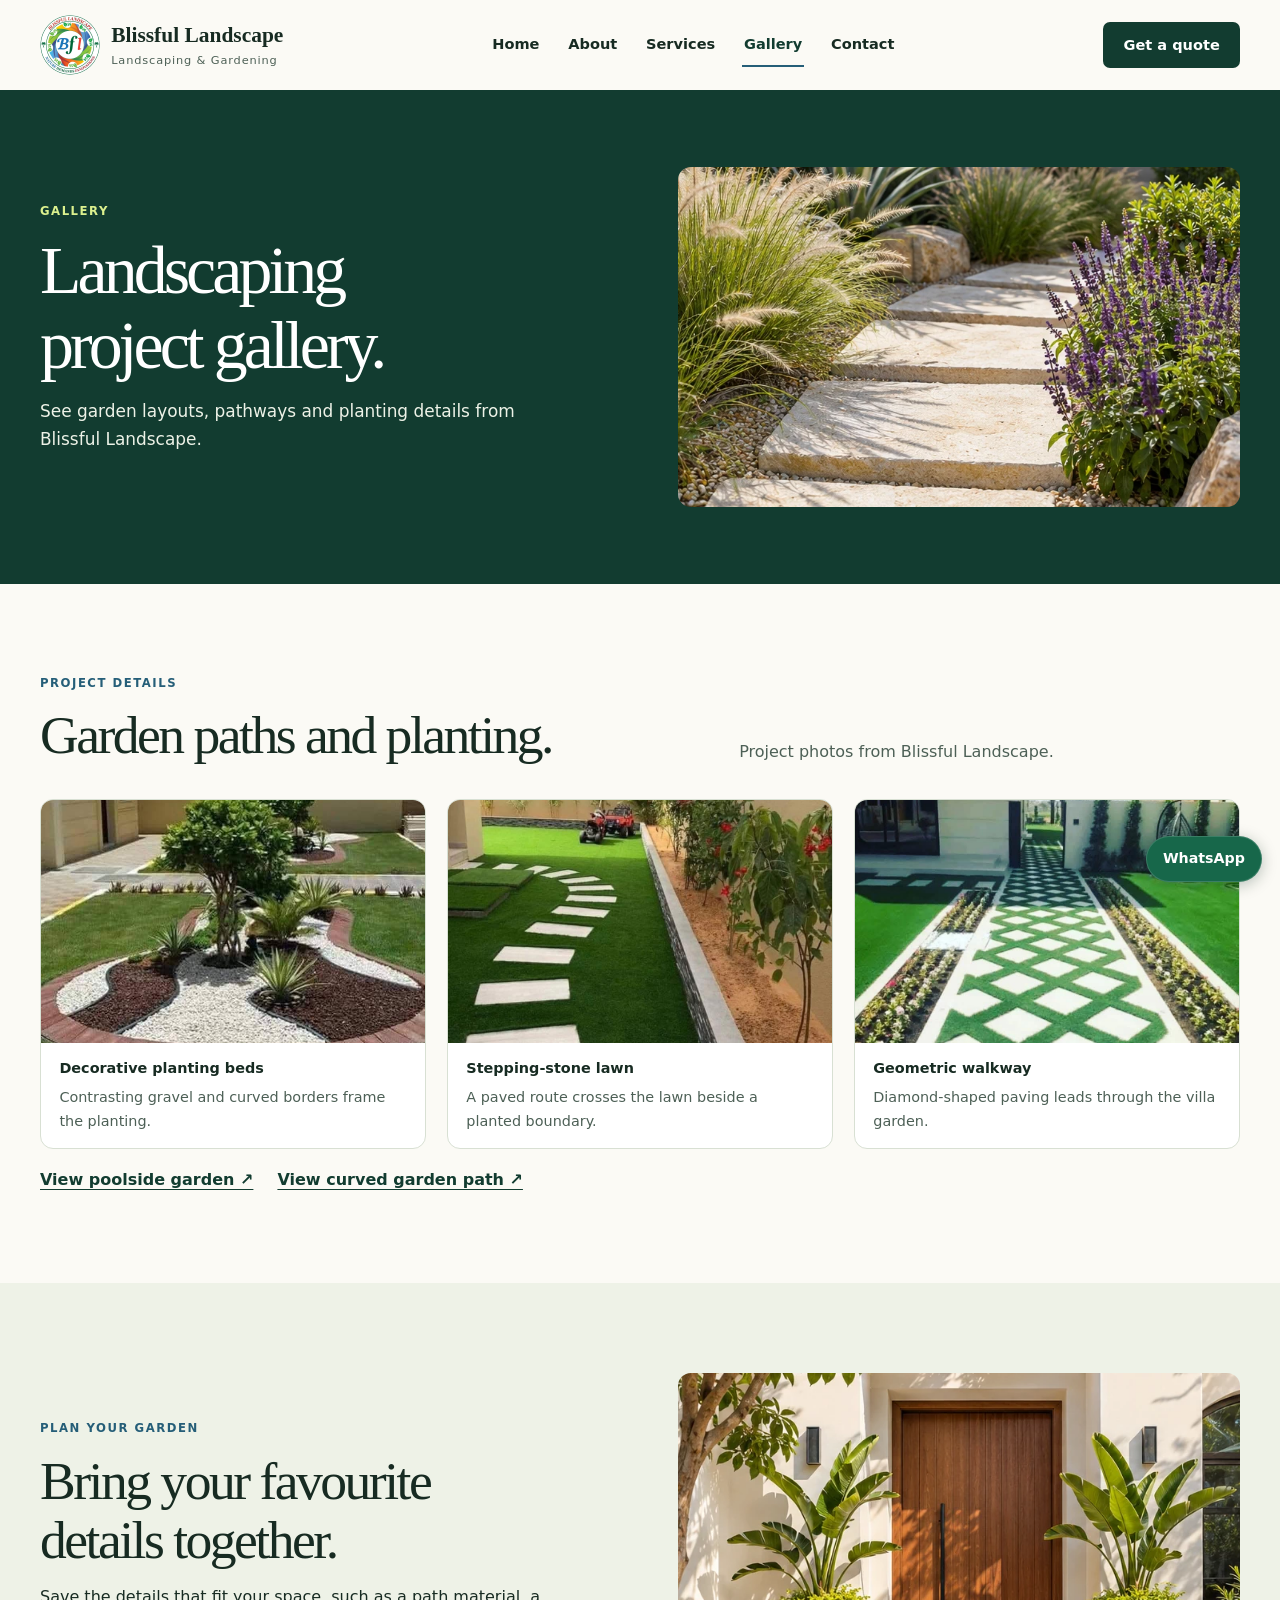
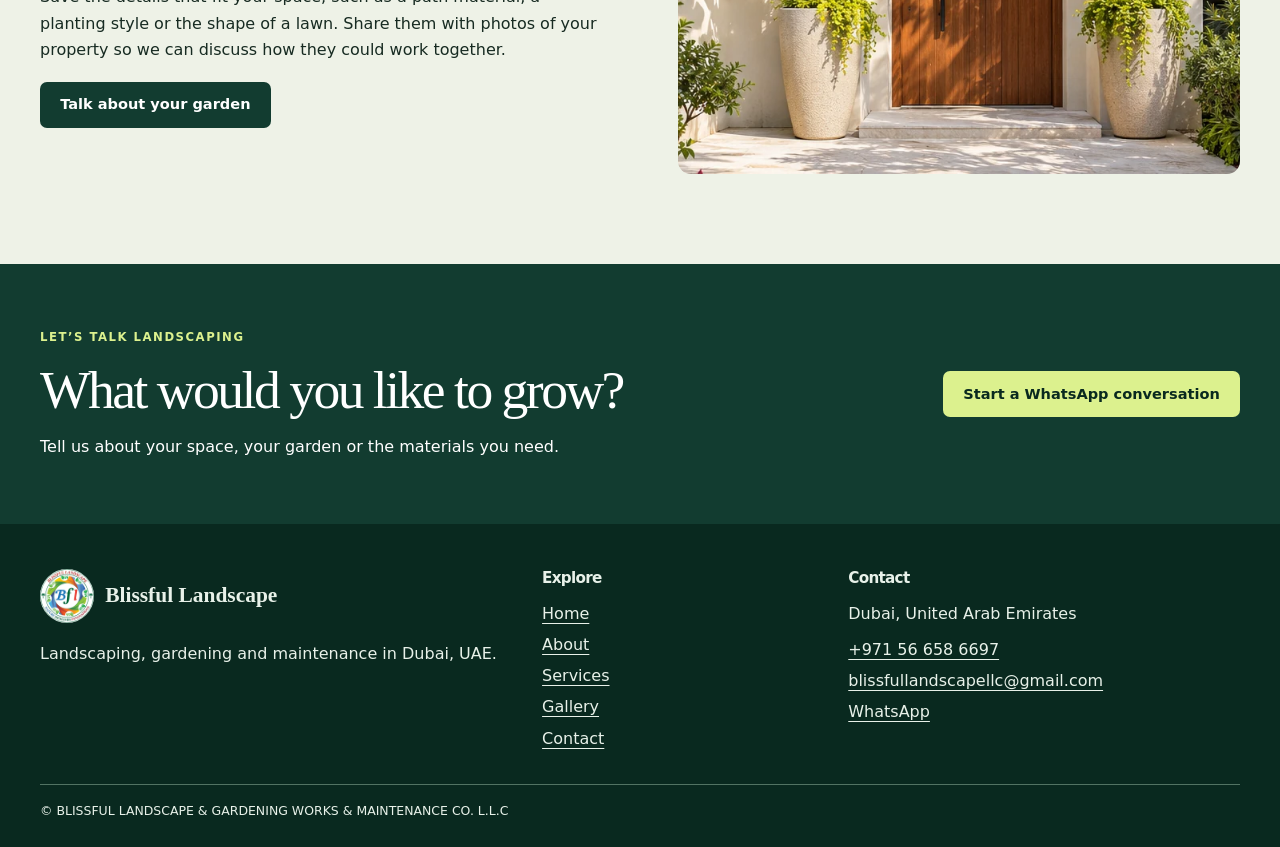
<file: gallery.html>
<!doctype html>
<html lang="en"><head><meta charset="utf-8"><meta name="viewport" content="width=device-width,initial-scale=1">
<title>Landscaping Project Gallery Dubai | Blissful Landscape</title><meta name="description" content="View Blissful Landscape project photos in Dubai, including villa gardens, garden walkways and decorative planting beds."><link rel="canonical" href="https://www.blissfullandscape.com/gallery.html"><meta name="theme-color" content="#123c30">
<meta property="og:type" content="website"><meta property="og:title" content="Landscaping Project Gallery Dubai | Blissful Landscape"><meta property="og:description" content="View Blissful Landscape project photos in Dubai, including villa gardens, garden walkways and decorative planting beds."><meta property="og:url" content="https://www.blissfullandscape.com/gallery.html"><meta property="og:image" content="https://www.blissfullandscape.com/assets/project-stepping-stones.jpg"><meta name="twitter:card" content="summary_large_image">
<link rel="icon" href="assets/icon.png"><link rel="stylesheet" href="assets/style.css"><script defer src="assets/main.js"></script><script type="application/ld+json">{"@context": "https://schema.org", "@type": "BreadcrumbList", "itemListElement": [{"@type": "ListItem", "position": 1, "name": "Home", "item": "https://www.blissfullandscape.com/"}, {"@type": "ListItem", "position": 2, "name": "Gallery", "item": "https://www.blissfullandscape.com/gallery.html"}]}</script></head>
<body><a class="skip" href="#main">Skip to content</a><header><div class="wrap header-inner"><a class="brand" href="index.html"><img src="assets/logo.webp" alt="" width="60" height="60"><span><strong>Blissful Landscape</strong><small>Landscaping &amp; Gardening</small></span></a><button type="button" class="menu" hidden aria-expanded="false" aria-controls="main-nav">Menu</button><nav id="main-nav" aria-label="Main navigation"><a href="index.html">Home</a><a href="about.html">About</a><a href="services.html">Services</a><a href="gallery.html" aria-current="page">Gallery</a><a href="contact.html">Contact</a></nav><a class="btn header-quote dark" href="contact.html">Get a quote</a></div></header>
<main id="main"><section class="inner-hero"><div class="wrap inner-grid"><div><p class="eyebrow">GALLERY</p><h1>Landscaping project gallery.</h1><p>See garden layouts, pathways and planting details from Blissful Landscape.</p></div><img src="assets/stone-path.webp" alt="Illustrative garden path edged with ornamental planting" class="" loading="eager" decoding="async"></div></section><section class="section wrap"><div class="section-head"><div><p class="eyebrow">PROJECT DETAILS</p><h2>Garden paths and planting.</h2></div><p>Project photos from Blissful Landscape.</p></div><div class="gallery project-gallery">
<figure><a href="assets/project-gravel-beds.jpg"><img src="assets/project-gravel-beds.jpg" alt="Curved gravel planting bed with decorative edging" class="" loading="lazy" decoding="async"></a><figcaption>Decorative planting beds<span>Contrasting gravel and curved borders frame the planting.</span></figcaption></figure>
<figure><a href="assets/project-stepping-stones.jpg"><img src="assets/project-stepping-stones.jpg" alt="Rectangular stepping stones alongside flowering shrubs" loading="lazy" decoding="async"></a><figcaption>Stepping-stone lawn<span>A paved route crosses the lawn beside a planted boundary.</span></figcaption></figure>
<figure><a href="assets/project-geometric-walkway.jpg"><img src="assets/project-geometric-walkway.jpg" alt="Geometric paving between two planted borders" loading="lazy" decoding="async"></a><figcaption>Geometric walkway<span>Diamond-shaped paving leads through the villa garden.</span></figcaption></figure>
</div><div class="project-photo-links"><a href="assets/project-poolside.jpg">View poolside garden ↗</a><a href="assets/project-curved-path.jpg">View curved garden path ↗</a></div></section><section class="section band"><div class="wrap split editorial editorial-reverse">
    <img src="assets/entry-planters.webp" alt="Illustrative planters framing a timber entrance" class="" loading="lazy" decoding="async">
    <div><p class="eyebrow">PLAN YOUR GARDEN</p><h2>Bring your favourite details together.</h2><p>Save the details that fit your space, such as a path material, a planting style or the shape of a lawn. Share them with photos of your property so we can discuss how they could work together.</p><a class="btn dark" href="contact.html">Talk about your garden</a></div>
    </div></section></main><section class="closing"><div class="wrap closing-inner"><div><p class="eyebrow">LET’S TALK LANDSCAPING</p><h2>What would you like to grow?</h2><p>Tell us about your space, your garden or the materials you need.</p></div><a class="btn " href="https://wa.me/971566586697?text=Hello%20Blissful%20Landscape%2C%20I%20would%20like%20to%20discuss%20a%20landscaping%20enquiry.">Start a WhatsApp conversation</a></div></section>
<footer><div class="wrap footer-grid"><div><a class="brand footer-brand" href="index.html"><img src="assets/logo.webp" alt="" width="54" height="54"><strong>Blissful Landscape</strong></a><p>Landscaping, gardening and maintenance in Dubai, UAE.</p></div><div><h2>Explore</h2><nav aria-label="Footer"><a href="index.html">Home</a><a href="about.html">About</a><a href="services.html">Services</a><a href="gallery.html">Gallery</a><a href="contact.html">Contact</a></nav></div><div><h2>Contact</h2><p>Dubai, United Arab Emirates</p><a class="call" href="tel:+971566586697">+971 56 658 6697</a><a href="mailto:blissfullandscapellc@gmail.com">blissfullandscapellc@gmail.com</a><a href="https://wa.me/971566586697?text=Hello%20Blissful%20Landscape%2C%20I%20would%20like%20to%20discuss%20a%20landscaping%20enquiry.">WhatsApp</a></div></div><div class="wrap copyright">© BLISSFUL LANDSCAPE &amp; GARDENING WORKS &amp; MAINTENANCE CO. L.L.C</div></footer>
<aside class="quick" aria-label="Quick contact"><a class="quick-call call" href="tel:+971566586697" aria-label="Call Blissful Landscape"><svg class="quick-icon" viewBox="0 0 24 24" fill="none" stroke="currentColor" stroke-width="1.7" stroke-linecap="round" stroke-linejoin="round" aria-hidden="true" focusable="false"><path d="m8.5 3.5 2.5 4.4-2.4 2a15.2 15.2 0 0 0 5.4 5.4l2-2.4 4.5 2.5v2a3 3 0 0 1-3.5 3C9.9 19.5 4.5 14.1 3.5 7a3 3 0 0 1 3-3.5z"/></svg></a><a href="https://wa.me/971566586697?text=Hello%20Blissful%20Landscape%2C%20I%20would%20like%20to%20discuss%20a%20landscaping%20enquiry." aria-label="WhatsApp Blissful Landscape"><svg class="quick-icon" viewBox="0 0 24 24" fill="none" stroke="currentColor" stroke-width="1.7" stroke-linecap="round" stroke-linejoin="round" aria-hidden="true" focusable="false"><path d="M20.5 12a8.5 8.5 0 0 1-12.6 7.4L4 20.5l1-3.9A8.5 8.5 0 1 1 20.5 12Z"/><path d="m9.6 8 1.2 2.4-1 .9a6.3 6.3 0 0 0 2.9 2.9l.9-1 2.4 1.2v.6c0 .8-.6 1.3-1.4 1.2-3.7-.4-6.4-3.1-6.8-6.8-.1-.8.4-1.4 1.2-1.4Z" fill="currentColor" stroke="none"/></svg><span class="quick-text">WhatsApp</span></a></aside></body></html>
</file>
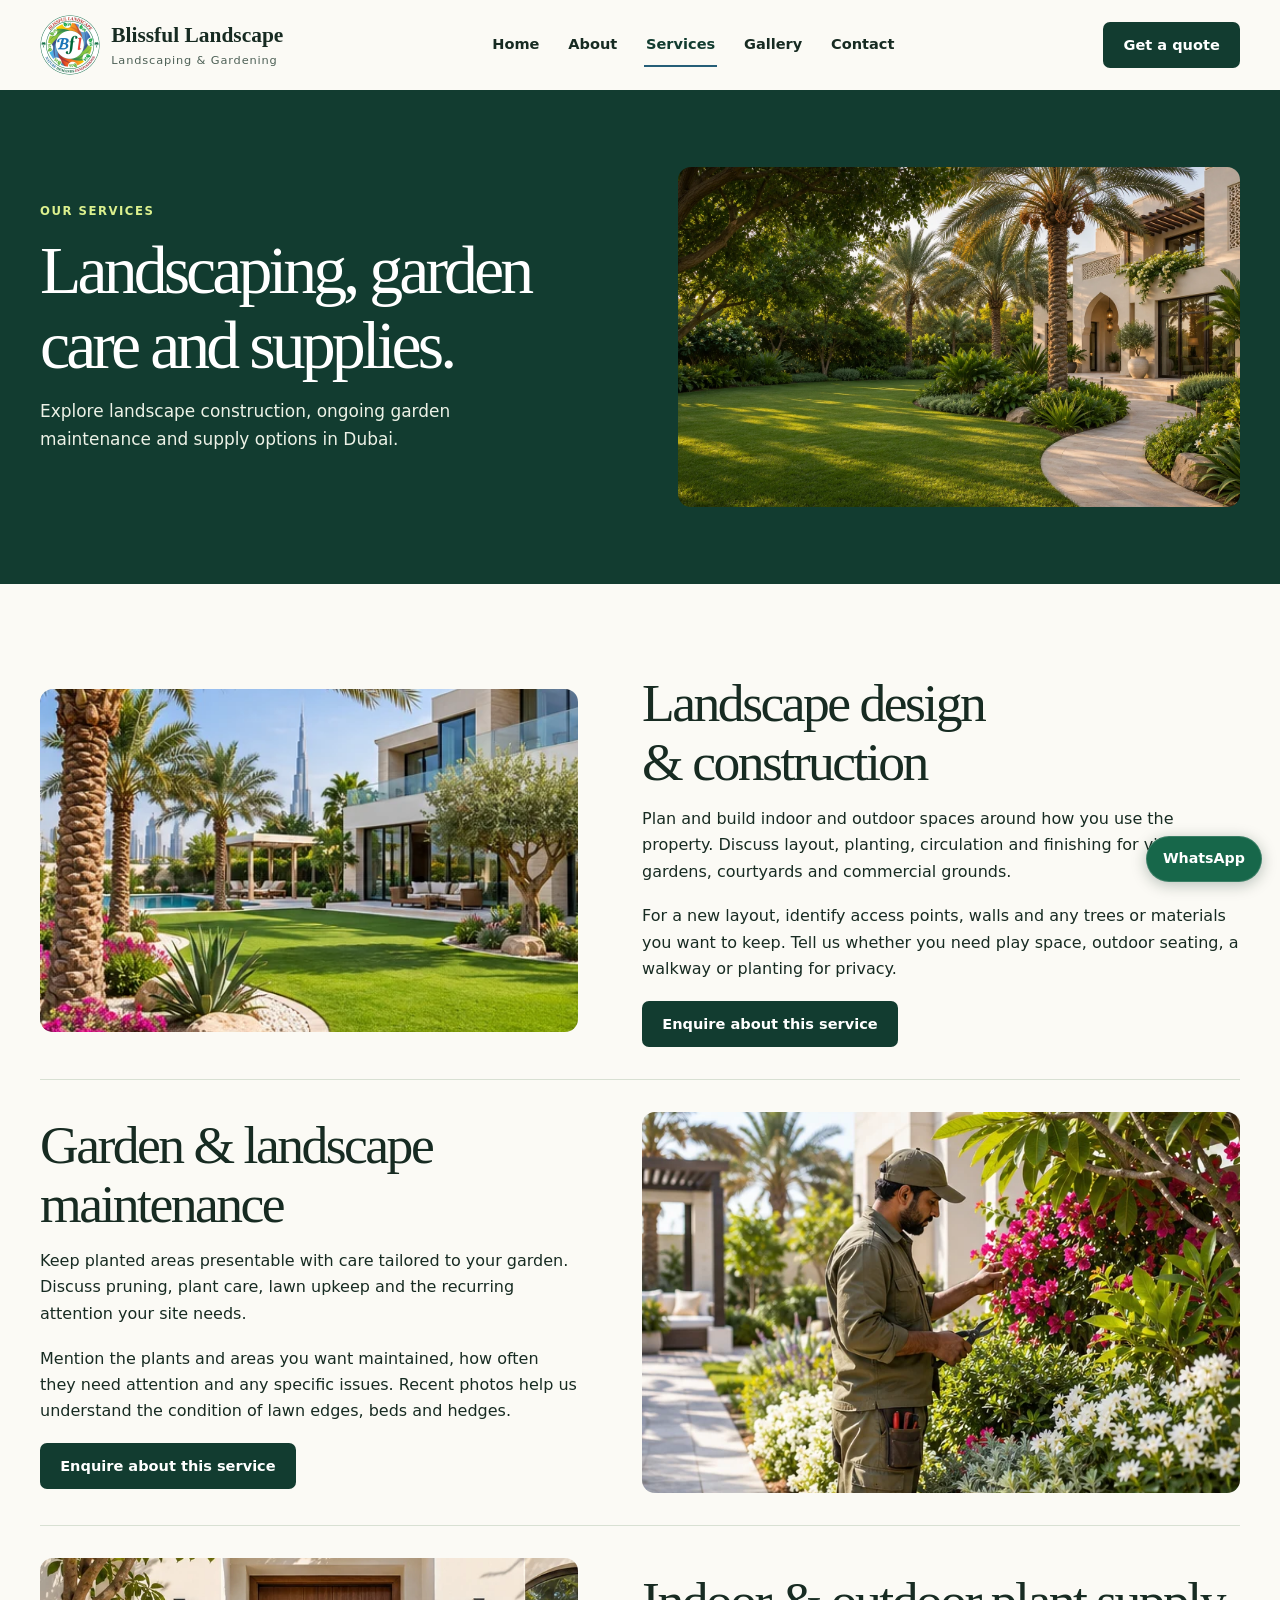
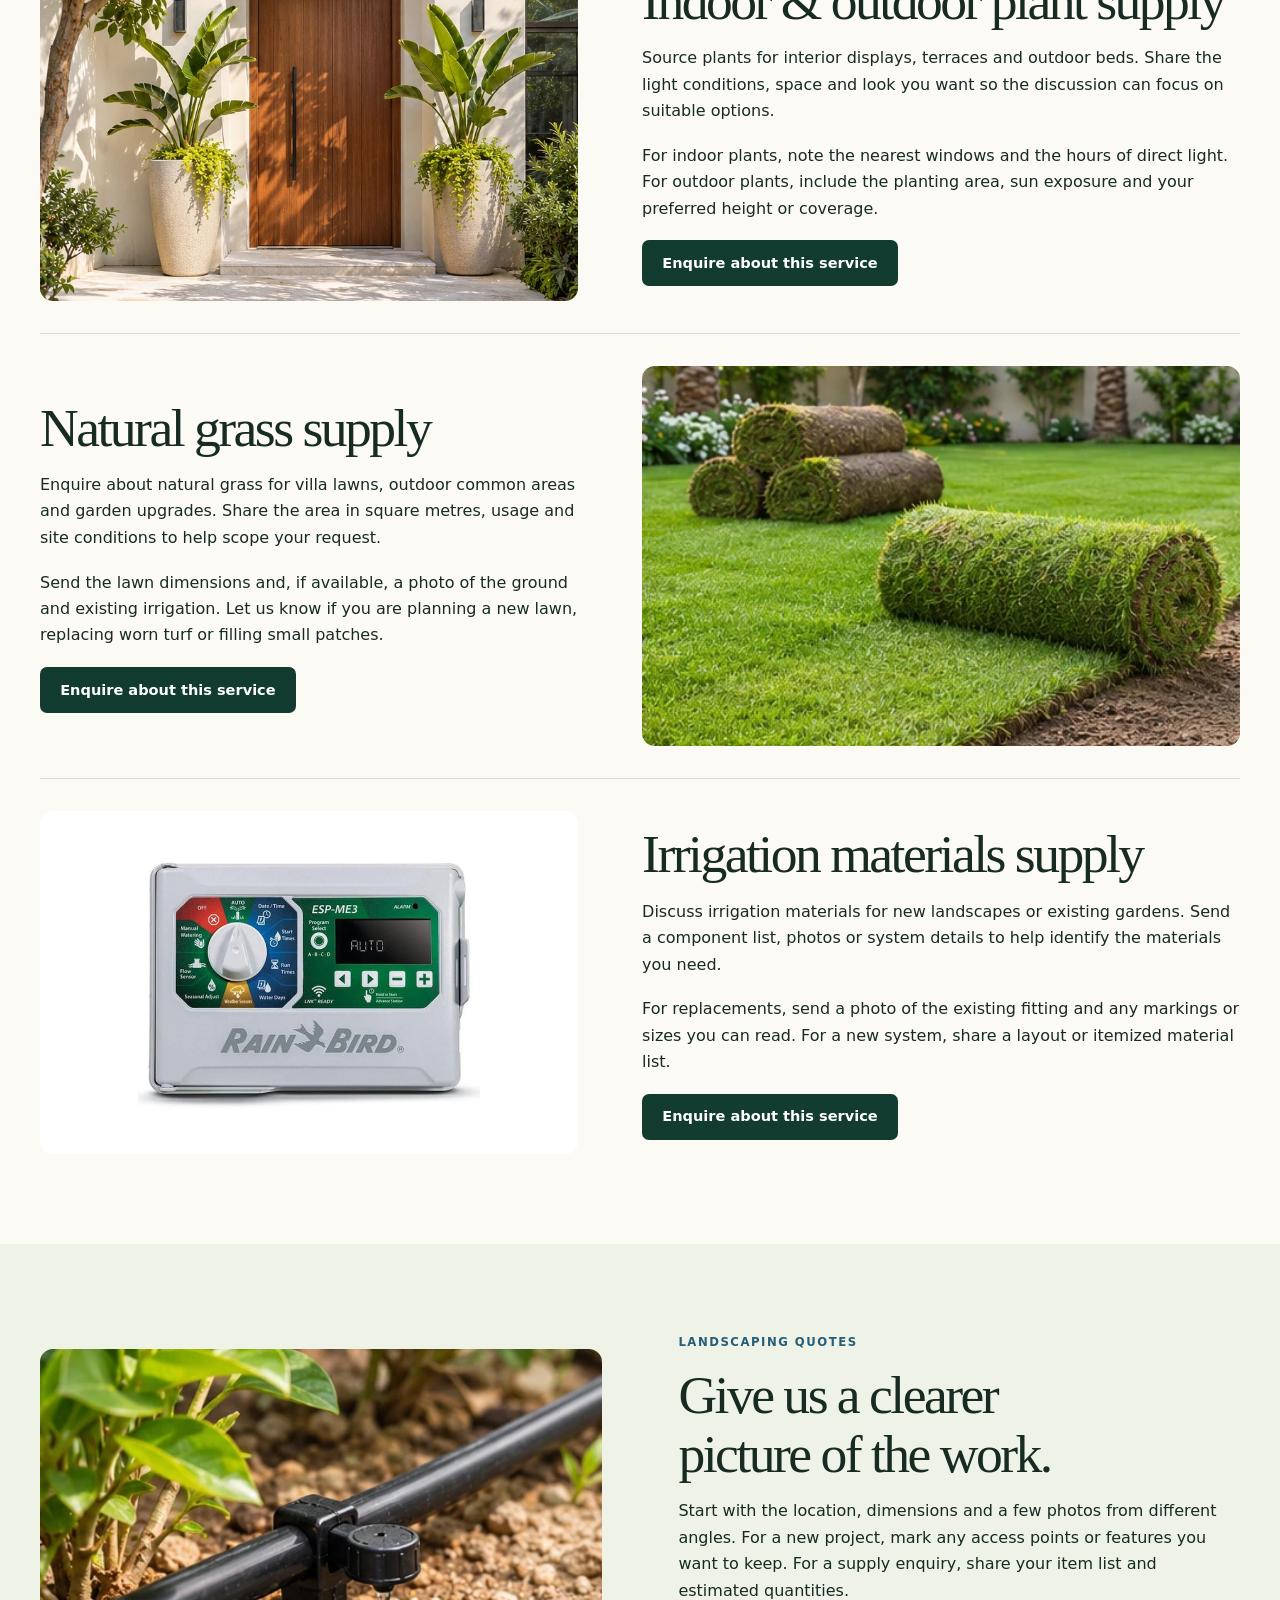
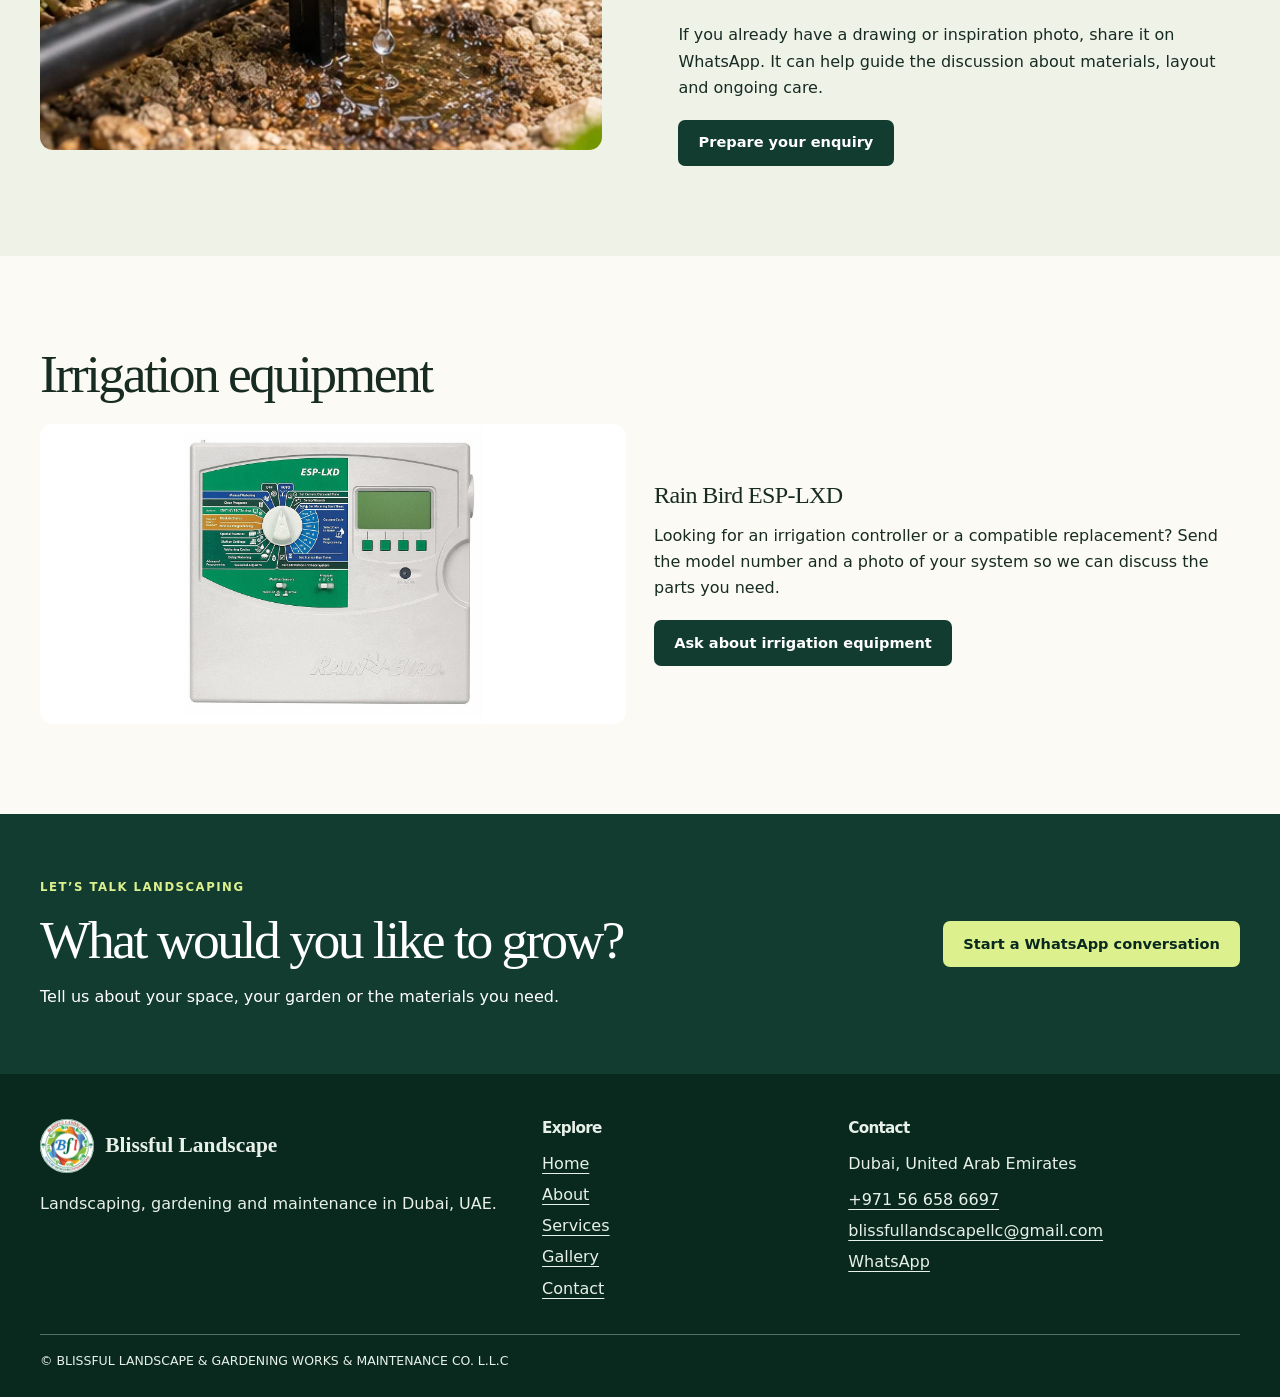
<file: services.html>
<!doctype html>
<html lang="en"><head><meta charset="utf-8"><meta name="viewport" content="width=device-width,initial-scale=1">
<title>Landscaping Services &amp; Plant Supply Dubai | Blissful Landscape</title><meta name="description" content="Explore landscape design and construction, garden maintenance, indoor and outdoor plants, natural grass, and irrigation materials in Dubai."><link rel="canonical" href="https://www.blissfullandscape.com/services.html"><meta name="theme-color" content="#123c30">
<meta property="og:type" content="website"><meta property="og:title" content="Landscaping Services &amp; Plant Supply Dubai | Blissful Landscape"><meta property="og:description" content="Explore landscape design and construction, garden maintenance, indoor and outdoor plants, natural grass, and irrigation materials in Dubai."><meta property="og:url" content="https://www.blissfullandscape.com/services.html"><meta property="og:image" content="https://www.blissfullandscape.com/assets/project-geometric-walkway.jpg"><meta name="twitter:card" content="summary_large_image">
<link rel="icon" href="assets/icon.png"><link rel="stylesheet" href="assets/style.css"><script defer src="assets/main.js"></script><script type="application/ld+json">{"@context": "https://schema.org", "@type": "BreadcrumbList", "itemListElement": [{"@type": "ListItem", "position": 1, "name": "Home", "item": "https://www.blissfullandscape.com/"}, {"@type": "ListItem", "position": 2, "name": "Services", "item": "https://www.blissfullandscape.com/services.html"}]}</script></head>
<body><a class="skip" href="#main">Skip to content</a><header><div class="wrap header-inner"><a class="brand" href="index.html"><img src="assets/logo.webp" alt="" width="60" height="60"><span><strong>Blissful Landscape</strong><small>Landscaping &amp; Gardening</small></span></a><button type="button" class="menu" hidden aria-expanded="false" aria-controls="main-nav">Menu</button><nav id="main-nav" aria-label="Main navigation"><a href="index.html">Home</a><a href="about.html">About</a><a href="services.html" aria-current="page">Services</a><a href="gallery.html">Gallery</a><a href="contact.html">Contact</a></nav><a class="btn header-quote dark" href="contact.html">Get a quote</a></div></header>
<main id="main"><section class="inner-hero"><div class="wrap inner-grid"><div><p class="eyebrow">OUR SERVICES</p><h1>Landscaping, garden care and supplies.</h1><p>Explore landscape construction, ongoing garden maintenance and supply options in Dubai.</p></div><img src="assets/hero.webp" alt="Illustrative landscaped villa garden with lawn and walkway" class="" loading="eager" decoding="async"></div></section><section class="section wrap"><div class="service-list"><article class="service-row" id="landscape"><img src="assets/landscape.webp" alt="Landscaped villa garden with palms and lawn" loading="lazy" decoding="async"><div><h2>Landscape design &amp; construction</h2><p>Plan and build indoor and outdoor spaces around how you use the property. Discuss layout, planting, circulation and finishing for villa gardens, courtyards and commercial grounds.</p><p>For a new layout, identify access points, walls and any trees or materials you want to keep. Tell us whether you need play space, outdoor seating, a walkway or planting for privacy.</p><a class="btn dark" href="https://wa.me/971566586697?text=Hello%20Blissful%20Landscape%2C%20I%20would%20like%20to%20enquire%20about%20Landscape%20design%20%26%20construction.">Enquire about this service</a></div></article><article class="service-row" id="maintenance"><img src="assets/gardener.webp" alt="Illustrative photo of a horticulturist caring for a planted border" class="" loading="lazy" decoding="async"><div><h2>Garden &amp; landscape maintenance</h2><p>Keep planted areas presentable with care tailored to your garden. Discuss pruning, plant care, lawn upkeep and the recurring attention your site needs.</p><p>Mention the plants and areas you want maintained, how often they need attention and any specific issues. Recent photos help us understand the condition of lawn edges, beds and hedges.</p><a class="btn dark" href="https://wa.me/971566586697?text=Hello%20Blissful%20Landscape%2C%20I%20would%20like%20to%20enquire%20about%20Garden%20%26%20landscape%20maintenance.">Enquire about this service</a></div></article><article class="service-row" id="plants"><img src="assets/entry-planters.webp" alt="Tall planters framing a timber entrance" class="" loading="lazy" decoding="async"><div><h2>Indoor &amp; outdoor plant supply</h2><p>Source plants for interior displays, terraces and outdoor beds. Share the light conditions, space and look you want so the discussion can focus on suitable options.</p><p>For indoor plants, note the nearest windows and the hours of direct light. For outdoor plants, include the planting area, sun exposure and your preferred height or coverage.</p><a class="btn dark" href="https://wa.me/971566586697?text=Hello%20Blissful%20Landscape%2C%20I%20would%20like%20to%20enquire%20about%20Indoor%20%26%20outdoor%20plant%20supply.">Enquire about this service</a></div></article><article class="service-row" id="grass"><img src="assets/grass.webp" alt="Rolls of natural grass ready for a lawn" class="" loading="lazy" decoding="async"><div><h2>Natural grass supply</h2><p>Enquire about natural grass for villa lawns, outdoor common areas and garden upgrades. Share the area in square metres, usage and site conditions to help scope your request.</p><p>Send the lawn dimensions and, if available, a photo of the ground and existing irrigation. Let us know if you are planning a new lawn, replacing worn turf or filling small patches.</p><a class="btn dark" href="https://wa.me/971566586697?text=Hello%20Blissful%20Landscape%2C%20I%20would%20like%20to%20enquire%20about%20Natural%20grass%20supply.">Enquire about this service</a></div></article><article class="service-row" id="irrigation"><img src="assets/rain-bird-esp-me3.jpg" alt="Rain Bird ESP-ME3 irrigation controller" class="product-photo" loading="lazy" decoding="async"><div><h2>Irrigation materials supply</h2><p>Discuss irrigation materials for new landscapes or existing gardens. Send a component list, photos or system details to help identify the materials you need.</p><p>For replacements, send a photo of the existing fitting and any markings or sizes you can read. For a new system, share a layout or itemized material list.</p><a class="btn dark" href="https://wa.me/971566586697?text=Hello%20Blissful%20Landscape%2C%20I%20would%20like%20to%20enquire%20about%20Irrigation%20materials%20supply.">Enquire about this service</a></div></article></div></section><section class="section band"><div class="wrap split editorial">
    <img src="assets/irrigation.webp" alt="Drip irrigation tubing beside garden plants" class="" loading="lazy" decoding="async">
    <div><p class="eyebrow">LANDSCAPING QUOTES</p><h2>Give us a clearer picture of the work.</h2><p>Start with the location, dimensions and a few photos from different angles. For a new project, mark any access points or features you want to keep. For a supply enquiry, share your item list and estimated quantities.</p><p>If you already have a drawing or inspiration photo, share it on WhatsApp. It can help guide the discussion about materials, layout and ongoing care.</p><a class="btn dark" href="contact.html">Prepare your enquiry</a></div>
    </div></section><section class="section wrap" aria-labelledby="irrigation-equipment"><h2 id="irrigation-equipment">Irrigation equipment</h2>
<div class="split equipment-feature"><img class="product-photo" src="assets/rain-bird-esp-lxd.jpg" alt="Rain Bird ESP-LXD irrigation controller" loading="lazy" decoding="async">
<div><h3>Rain Bird ESP-LXD</h3><p>Looking for an irrigation controller or a compatible replacement? Send the model number and a photo of your system so we can discuss the parts you need.</p><a class="btn dark" href="contact.html">Ask about irrigation equipment</a></div></div></section></main><section class="closing"><div class="wrap closing-inner"><div><p class="eyebrow">LET’S TALK LANDSCAPING</p><h2>What would you like to grow?</h2><p>Tell us about your space, your garden or the materials you need.</p></div><a class="btn " href="https://wa.me/971566586697?text=Hello%20Blissful%20Landscape%2C%20I%20would%20like%20to%20discuss%20a%20landscaping%20enquiry.">Start a WhatsApp conversation</a></div></section>
<footer><div class="wrap footer-grid"><div><a class="brand footer-brand" href="index.html"><img src="assets/logo.webp" alt="" width="54" height="54"><strong>Blissful Landscape</strong></a><p>Landscaping, gardening and maintenance in Dubai, UAE.</p></div><div><h2>Explore</h2><nav aria-label="Footer"><a href="index.html">Home</a><a href="about.html">About</a><a href="services.html">Services</a><a href="gallery.html">Gallery</a><a href="contact.html">Contact</a></nav></div><div><h2>Contact</h2><p>Dubai, United Arab Emirates</p><a class="call" href="tel:+971566586697">+971 56 658 6697</a><a href="mailto:blissfullandscapellc@gmail.com">blissfullandscapellc@gmail.com</a><a href="https://wa.me/971566586697?text=Hello%20Blissful%20Landscape%2C%20I%20would%20like%20to%20discuss%20a%20landscaping%20enquiry.">WhatsApp</a></div></div><div class="wrap copyright">© BLISSFUL LANDSCAPE &amp; GARDENING WORKS &amp; MAINTENANCE CO. L.L.C</div></footer>
<aside class="quick" aria-label="Quick contact"><a class="quick-call call" href="tel:+971566586697" aria-label="Call Blissful Landscape"><svg class="quick-icon" viewBox="0 0 24 24" fill="none" stroke="currentColor" stroke-width="1.7" stroke-linecap="round" stroke-linejoin="round" aria-hidden="true" focusable="false"><path d="m8.5 3.5 2.5 4.4-2.4 2a15.2 15.2 0 0 0 5.4 5.4l2-2.4 4.5 2.5v2a3 3 0 0 1-3.5 3C9.9 19.5 4.5 14.1 3.5 7a3 3 0 0 1 3-3.5z"/></svg></a><a href="https://wa.me/971566586697?text=Hello%20Blissful%20Landscape%2C%20I%20would%20like%20to%20discuss%20a%20landscaping%20enquiry." aria-label="WhatsApp Blissful Landscape"><svg class="quick-icon" viewBox="0 0 24 24" fill="none" stroke="currentColor" stroke-width="1.7" stroke-linecap="round" stroke-linejoin="round" aria-hidden="true" focusable="false"><path d="M20.5 12a8.5 8.5 0 0 1-12.6 7.4L4 20.5l1-3.9A8.5 8.5 0 1 1 20.5 12Z"/><path d="m9.6 8 1.2 2.4-1 .9a6.3 6.3 0 0 0 2.9 2.9l.9-1 2.4 1.2v.6c0 .8-.6 1.3-1.4 1.2-3.7-.4-6.4-3.1-6.8-6.8-.1-.8.4-1.4 1.2-1.4Z" fill="currentColor" stroke="none"/></svg><span class="quick-text">WhatsApp</span></a></aside></body></html>
</file>
<file: assets/style.css>
:root{--forest:#123c30;--deep:#09291f;--leaf:#dcf18e;--blue:#255e78;--gold:#f0ba51;--paper:#fbfaf5;--band:#eef2e7;--ink:#172b22;--muted:#4d6056;--line:#d8e0d3;--white:#fff;--serif:Georgia,"Times New Roman",serif;color-scheme:light}
*,*::before,*::after{box-sizing:border-box}
html{scroll-behavior:smooth}
body{margin:0;background:var(--paper);color:var(--ink);font:1rem/1.65 system-ui,-apple-system,BlinkMacSystemFont,"Segoe UI",sans-serif}
img{display:block;max-width:100%;object-fit:cover}
a{color:inherit;text-underline-offset:.23em}
button,input,select,textarea{font:inherit}
a,button{-webkit-tap-highlight-color:transparent}
:focus-visible{outline:3px solid #ae6815;outline-offset:4px}
[hidden]{display:none!important}
.wrap{width:min(1200px,calc(100% - 80px));margin-inline:auto}
.skip{position:absolute;z-index:20;top:.5rem;left:.5rem;background:white;padding:.5rem 1rem;transform:translateY(-180%)}
.skip:focus{transform:none}
header{background:var(--paper);position:relative;z-index:3}
.header-inner{display:flex;align-items:center;justify-content:space-between;gap:1.25rem;min-height:90px}
.brand{display:inline-flex;align-items:center;gap:.7rem;text-decoration:none;line-height:1.18}
.brand img{border-radius:50%;background:white;flex:none}
.brand strong{display:block;font-family:var(--serif);font-size:1.34rem}
.brand small{display:block;font-size:.71rem;letter-spacing:.075em;margin-top:.35rem;color:var(--muted)}
header nav{display:flex;gap:clamp(.7rem,2vw,2rem);align-items:center}
header nav a{font-size:.91rem;font-weight:650;text-decoration:none;padding:.55rem .1rem;border-bottom:2px solid transparent}
header nav a:hover,header nav a[aria-current]{border-color:var(--blue);color:var(--forest)}
.menu{display:none;background:none;border:1px solid var(--line);border-radius:8px;padding:.5rem .8rem;cursor:pointer}
.btn{display:inline-flex;align-items:center;justify-content:center;min-height:46px;padding:.73rem 1.2rem;border-radius:7px;background:var(--leaf);color:var(--deep);border:1px solid transparent;text-decoration:none;font-weight:720;font-size:.91rem;text-align:center;line-height:1.3;cursor:pointer}
.btn:hover{background:#ebf7bb}
.btn.dark{background:var(--forest);color:white}
.btn.dark:hover{background:#21634f}
.btn.outline{background:#09291f70;color:white;border-color:#ffffffaa}
.btn.outline:hover{background:var(--forest)}
.eyebrow{font-weight:770;text-transform:uppercase;letter-spacing:.13em;font-size:.73rem;color:var(--blue);margin:0 0 .85rem}
h1,h2,h3{margin:0;font-family:var(--serif);font-weight:500;line-height:1.1;text-wrap:balance}
h1,.slide h2{font-size:clamp(2.85rem,7vw,6rem);letter-spacing:-.058em}
h2{font-size:clamp(2rem,4.2vw,3.35rem);letter-spacing:-.047em}
h3{font-size:1.5rem;letter-spacing:-.025em}
p{margin:.9rem 0 1.15rem}
.hero{position:relative;background:var(--deep);color:white}
.slide{position:relative;isolation:isolate;display:grid;align-items:center;min-height:clamp(570px,48vw,740px);padding:65px 0 100px}
.slide>img,.slide::after{position:absolute;inset:0;width:100%;height:100%}
.slide>img{z-index:-2;object-position:center 55%}
.slide::after{content:"";z-index:-1;background:linear-gradient(90deg,#071b14eb 0%,#09241aca 28%,#09241a65 62%,#09241a18 100%)}
.slide-copy>*{max-width:690px}
.slide-copy>p:not(.eyebrow){font-size:clamp(1.03rem,2vw,1.25rem);max-width:510px;color:#f0f4ef;margin:1.3rem 0 1.6rem}
.slide .eyebrow,.closing .eyebrow{color:var(--leaf)}
.actions{display:flex;flex-wrap:wrap;gap:.75rem}
.carousel-controls{position:absolute;bottom:1.45rem;left:0;right:0;display:flex;gap:.55rem}
.carousel-controls button{width:44px;height:44px;border-radius:50%;border:1px solid #ffffff9e;background:#102f22b5;color:white;cursor:pointer}
.carousel-controls button:hover{background:var(--forest)}
.section{padding-block:clamp(3.4rem,7vw,6.25rem)}
.section-head{display:grid;grid-template-columns:1.3fr 1fr;align-items:end;gap:1.5rem 3rem;margin-bottom:2.1rem}
.section-head>p{margin:0;max-width:435px;color:var(--muted)}
.cards,.quotes,.gallery{display:grid;grid-template-columns:repeat(3,minmax(0,1fr));gap:1.3rem}
.card,.quotes>*,.gallery figure,.form-panel{margin:0;background:white;border:1px solid var(--line);border-radius:13px;overflow:hidden}
.card{display:flex;flex-direction:column}
.card img,.gallery img{width:100%;aspect-ratio:1.58}
.card>div{display:flex;flex-direction:column;align-items:flex-start;padding:1.35rem;flex:1}
.card p{color:var(--muted)}
.arrow{font-size:.92rem;font-weight:720;color:var(--forest);margin-top:auto}
.arrow span{color:var(--blue)}
.band{background:var(--band)}
.split,.inner-grid,.contact-grid{display:grid;grid-template-columns:1fr 1fr;gap:clamp(2rem,6vw,6rem);align-items:center}
.split img,.inner-grid img,.service-row img{width:100%;aspect-ratio:1.32;border-radius:13px}
.split p,.measure{max-width:58ch}
.quotes{margin-top:1.5rem}
.quotes>*{padding:1.55rem}
blockquote{font:1.3rem/1.48 var(--serif);margin:0 0 1.25rem}
figcaption,.muted{color:var(--muted);font-size:.9rem}
.quotes figcaption{border-top:1px solid var(--line);padding-top:.85rem}
.faq{display:grid;grid-template-columns:.8fr 1.2fr;gap:2.5rem}
details{border-block-end:1px solid #c8d3c5;padding:1rem 0}
details:first-child{padding-top:0}
summary{font-weight:700;cursor:pointer}
details p{margin-bottom:0;color:var(--muted)}
.inner-hero{background:var(--forest);color:white;padding:clamp(2.8rem,6vw,5rem) 0}
.inner-hero h1{font-size:clamp(2.7rem,5.3vw,5rem)}
.inner-hero .eyebrow{color:var(--leaf)}
.inner-hero p:not(.eyebrow){color:#edf2e7;font-size:1.06rem;max-width:48ch}
.inner-grid img{aspect-ratio:1.65}
.service-row{display:grid;grid-template-columns:.9fr 1fr;align-items:center;gap:clamp(1.5rem,5vw,4.5rem);padding:2rem 0;border-bottom:1px solid var(--line);scroll-margin-top:1rem}
.service-row:first-child{padding-top:0}
.service-row:last-child{border:0;padding-bottom:0}
.service-row:nth-child(even) img{order:2}
.service-row img{aspect-ratio:1.57}
.service-row p{max-width:62ch}
.gallery figcaption{padding:.9rem 1.15rem;color:var(--ink);font-weight:700}
.contact-grid{align-items:start}
.contact-grid address{font-style:normal}
.contact-grid h3{margin-top:2rem}
.contact-grid a,footer a{overflow-wrap:anywhere}
.form-panel{padding:clamp(1.2rem,3.2vw,2rem)}
.form-panel h2{font-size:2.3rem;margin-bottom:1rem}
form label{display:block;font-weight:700;font-size:.9rem;margin-bottom:1rem}
input,select,textarea{width:100%;border:1px solid #bac9ba;border-radius:6px;background:var(--paper);color:var(--ink);padding:.65rem;margin-top:.35rem;font-weight:400}
textarea{resize:vertical}
form p{margin-bottom:0}
.closing{background:var(--forest);color:white;padding-block:clamp(2.7rem,5vw,4.4rem)}
.closing-inner{display:flex;align-items:center;justify-content:space-between;gap:1.5rem}
.closing-inner p:last-child{margin-bottom:0}
footer{background:var(--deep);color:#e8f1e9}
.footer-grid{display:grid;grid-template-columns:1.2fr .7fr 1fr;gap:2rem;padding-block:2.8rem 1.7rem}
.footer-grid h2{font:700 .95rem/1.3 system-ui,sans-serif;margin:0 0 .75rem}
.footer-grid nav a,.footer-grid div:last-child>a{display:block;margin-bottom:.3rem}
.footer-grid a:hover{color:var(--leaf)}
.footer-grid p{margin:.6rem 0}
.copyright{border-top:1px solid #527363;padding:1rem 0 1.6rem;font-size:.78rem;padding-right:8rem}
.quick{position:fixed;right:18px;bottom:18px;z-index:5;display:flex;gap:8px}
.quick a{display:grid;place-items:center;min-height:46px;padding:.5rem 1rem;border-radius:999px;background:#17674a;color:white;text-decoration:none;font-weight:740;font-size:.89rem;box-shadow:0 3px 15px #01241545;border:1px solid #ffffff26}
.quick a:hover{background:#0e5037}
.quick a.quick-call{background:var(--blue)}
.quick .quick-icon{display:none;width:25px;height:25px}
@media(min-width:1101px){.call,.quick a.call{display:none}}
@media(max-width:1100px){
  .quick{gap:10px}
  .quick a{width:50px;height:50px;padding:0;background:#128246}
  .quick a:hover{background:#0b6837}
  .quick a.quick-call{background:var(--forest)}
  .quick a.quick-call:hover{background:var(--deep)}
  .quick .quick-icon{display:block}
  .quick .quick-text{display:none}
}
@media(max-width:950px){.wrap{width:calc(100% - 48px)}.header-quote{display:none}.cards,.gallery{grid-template-columns:repeat(2,minmax(0,1fr))}}
@media(max-width:720px){.wrap{width:calc(100% - 36px)}.header-inner{min-height:74px;flex-wrap:wrap;gap:0}.brand img{width:50px;height:50px}.menu{display:block}.header-inner nav{display:none;width:100%;padding:0 0 .8rem}.header-inner nav.open,.header-inner nav:focus-within,.menu[hidden]+nav{display:grid;gap:0}.header-inner nav a{padding:.65rem .2rem}.header-inner nav a[aria-current]{border-color:var(--line)}.slide{min-height:565px;padding-top:55px}.slide::after{background:linear-gradient(90deg,#071b14e8,#09241a80)}.slide>img{object-position:60% center}.section-head,.split,.inner-grid,.contact-grid,.faq,.service-row,.footer-grid{grid-template-columns:1fr;gap:1.55rem}.service-row:nth-child(even) img{order:0}.quotes{grid-template-columns:1fr}.closing-inner{display:grid;justify-items:start}.footer-grid{padding-block:2rem}.copyright{padding:1rem 0 1.2rem}.quick{right:12px;bottom:max(12px,env(safe-area-inset-bottom))}footer{padding-bottom:60px}}
@media(max-width:500px){.cards,.gallery{grid-template-columns:1fr}.slide .actions{gap:.55rem}.btn{padding-inline:.9rem}.brand strong{font-size:1.22rem}}
@media(prefers-reduced-motion:reduce){html{scroll-behavior:auto}}

/* Customer feedback and project guidance */
.editorial{align-items:center}
.editorial>img{aspect-ratio:1.4;object-position:center}
.editorial-reverse>img{order:2}
.gallery figcaption span{font-size:.9rem;color:var(--muted)}
.gallery figcaption span{display:block;font-weight:400;margin-top:.3rem}
.quote-guide{margin-bottom:0}
.quote-guide dt{font-weight:700;margin-top:.8rem}
.quote-guide dd{margin:.15rem 0 0;color:var(--muted)}
@media(max-width:720px){
  .editorial-reverse>img{order:0}
}

/* Homepage testimonial cards */
.testimonial-section{background:#f5f6ed;border-block:1px solid var(--line)}
.testimonial-heading{max-width:690px;margin:0 auto 2.35rem;text-align:center}
.testimonial-heading>p:last-child{color:var(--muted);font-size:.9rem;margin-bottom:0}
.testimonial-grid{display:grid;grid-template-columns:repeat(3,minmax(0,1fr));gap:1.25rem}
.testimonial-card{display:flex;flex-direction:column;align-items:flex-start;margin:0;padding:clamp(1.2rem,2.5vw,2rem);border:1px solid var(--line);border-radius:16px;background:white;box-shadow:0 8px 26px #123c3009}
.testimonial-quote{display:grid;place-items:center;width:44px;height:44px;padding-top:12px;margin-bottom:1.1rem;border-radius:50%;background:#eaf0db;color:var(--forest);font:3rem/1 var(--serif)}
.testimonial-card blockquote{font-size:1.18rem;line-height:1.53;margin:0 0 1.4rem}
.testimonial-card blockquote p{margin:0}
.testimonial-card figcaption{display:flex;align-items:center;gap:.85rem;width:100%;margin-top:auto;padding-top:1rem;border-top:1px solid var(--line);line-height:1.35}
.testimonial-card img{width:54px;height:54px;border-radius:50%;flex:none}
.testimonial-card strong{display:block;font-size:.94rem;color:var(--forest)}
.testimonial-card small{display:block;margin-top:.2rem;font-size:.8rem}
.testimonial-source{display:flex;align-items:center;justify-content:space-between;gap:.85rem 1.25rem;margin-top:1.35rem;padding:1rem 1.25rem;border:1px solid var(--line);border-radius:12px;background:#eef2e7}
.testimonial-source p{margin:0}
@media(max-width:820px){.testimonial-grid{grid-template-columns:1fr}}
@media(max-width:550px){.testimonial-source{flex-wrap:wrap}}

/* Project photography, client logos and certification */
.slide>img.project-poolside{object-position:50% 57%;filter:brightness(1.07) contrast(1.04)}
.slide>img.project-curved-path{object-position:50% 57%;filter:contrast(1.035)}
.client-section{text-align:center}
.client-grid{list-style:none;padding:0;margin:1.65rem 0 0;display:grid;grid-template-columns:repeat(4,minmax(0,1fr));gap:1rem}
.client-grid li{display:grid;align-content:center;justify-items:center;gap:.6rem;background:white;border:1px solid var(--line);border-radius:12px;padding:.9rem .65rem;font-size:.9rem;font-weight:700}
.client-logo{width:min(100%,180px);height:90px;position:relative;overflow:hidden}
.client-logo img{width:100%;height:100%;object-fit:contain}
.logo-dubai-holding img{position:absolute;left:50%;top:50%;width:103%;max-width:none;height:auto;transform:translate(-50%,-48%)}
.contact-checklist>div{max-width:740px}
.project-gallery a{display:block}
.project-gallery img{object-position:center 52%}
.project-photo-links{display:flex;flex-wrap:wrap;gap:.5rem 1.5rem;margin-top:1.15rem}
.project-photo-links a{font-weight:700;color:var(--forest)}
.service-row img.product-photo,.product-photo{object-fit:contain;background:white}
.equipment-feature{margin-top:1.25rem;gap:1.75rem}
.equipment-feature img{max-height:300px}
.certificate-grid{display:grid;grid-template-columns:1fr .82fr;gap:clamp(1.5rem,5vw,4.5rem);align-items:center}
.certificate-grid dt{font-weight:700}
.certificate-grid dd{margin:0 0 .6rem}
.certificate-preview{display:block;width:min(100%,380px);margin-inline:auto;border:1px solid var(--line);border-radius:9px;background:white;padding:.75rem}
.certificate-preview img{width:100%;height:auto}
@media(max-width:720px){
  .client-grid{grid-template-columns:repeat(2,minmax(0,1fr))}
  .certificate-grid{grid-template-columns:1fr}
}
</file>
